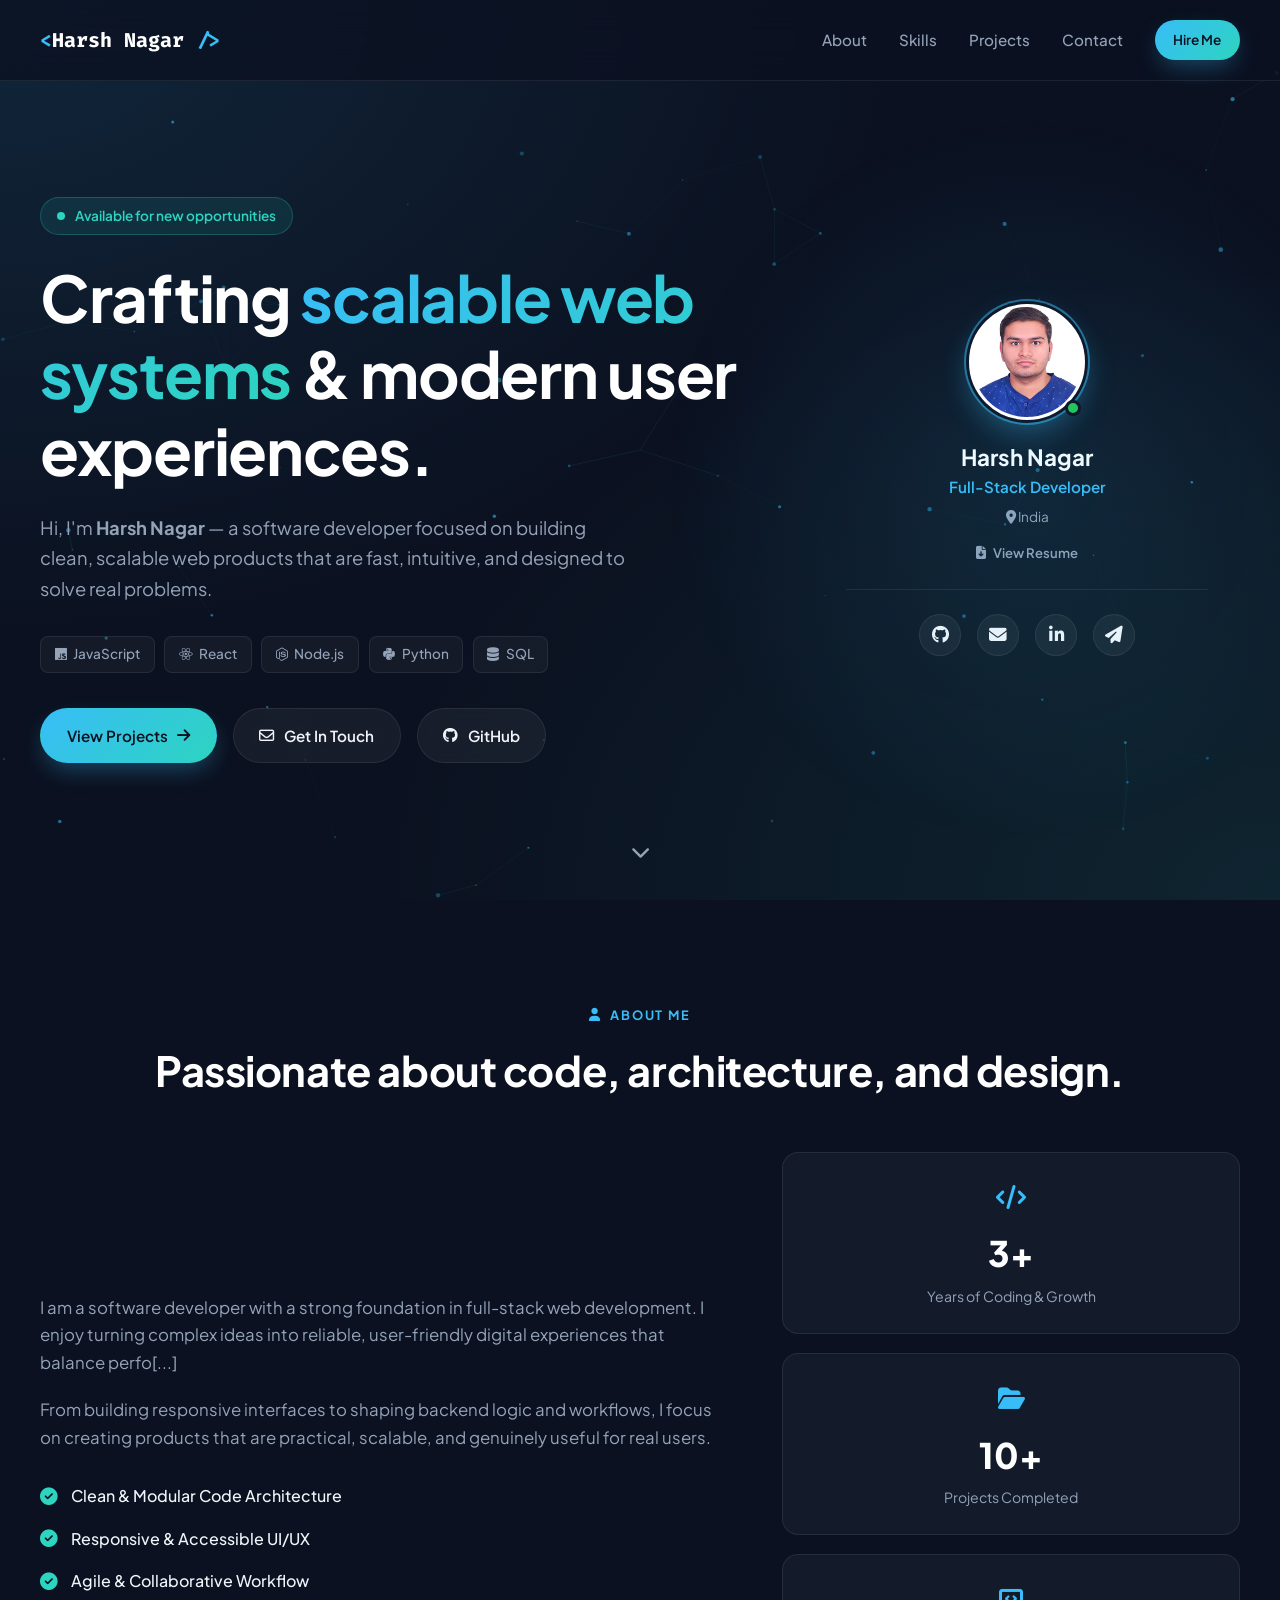
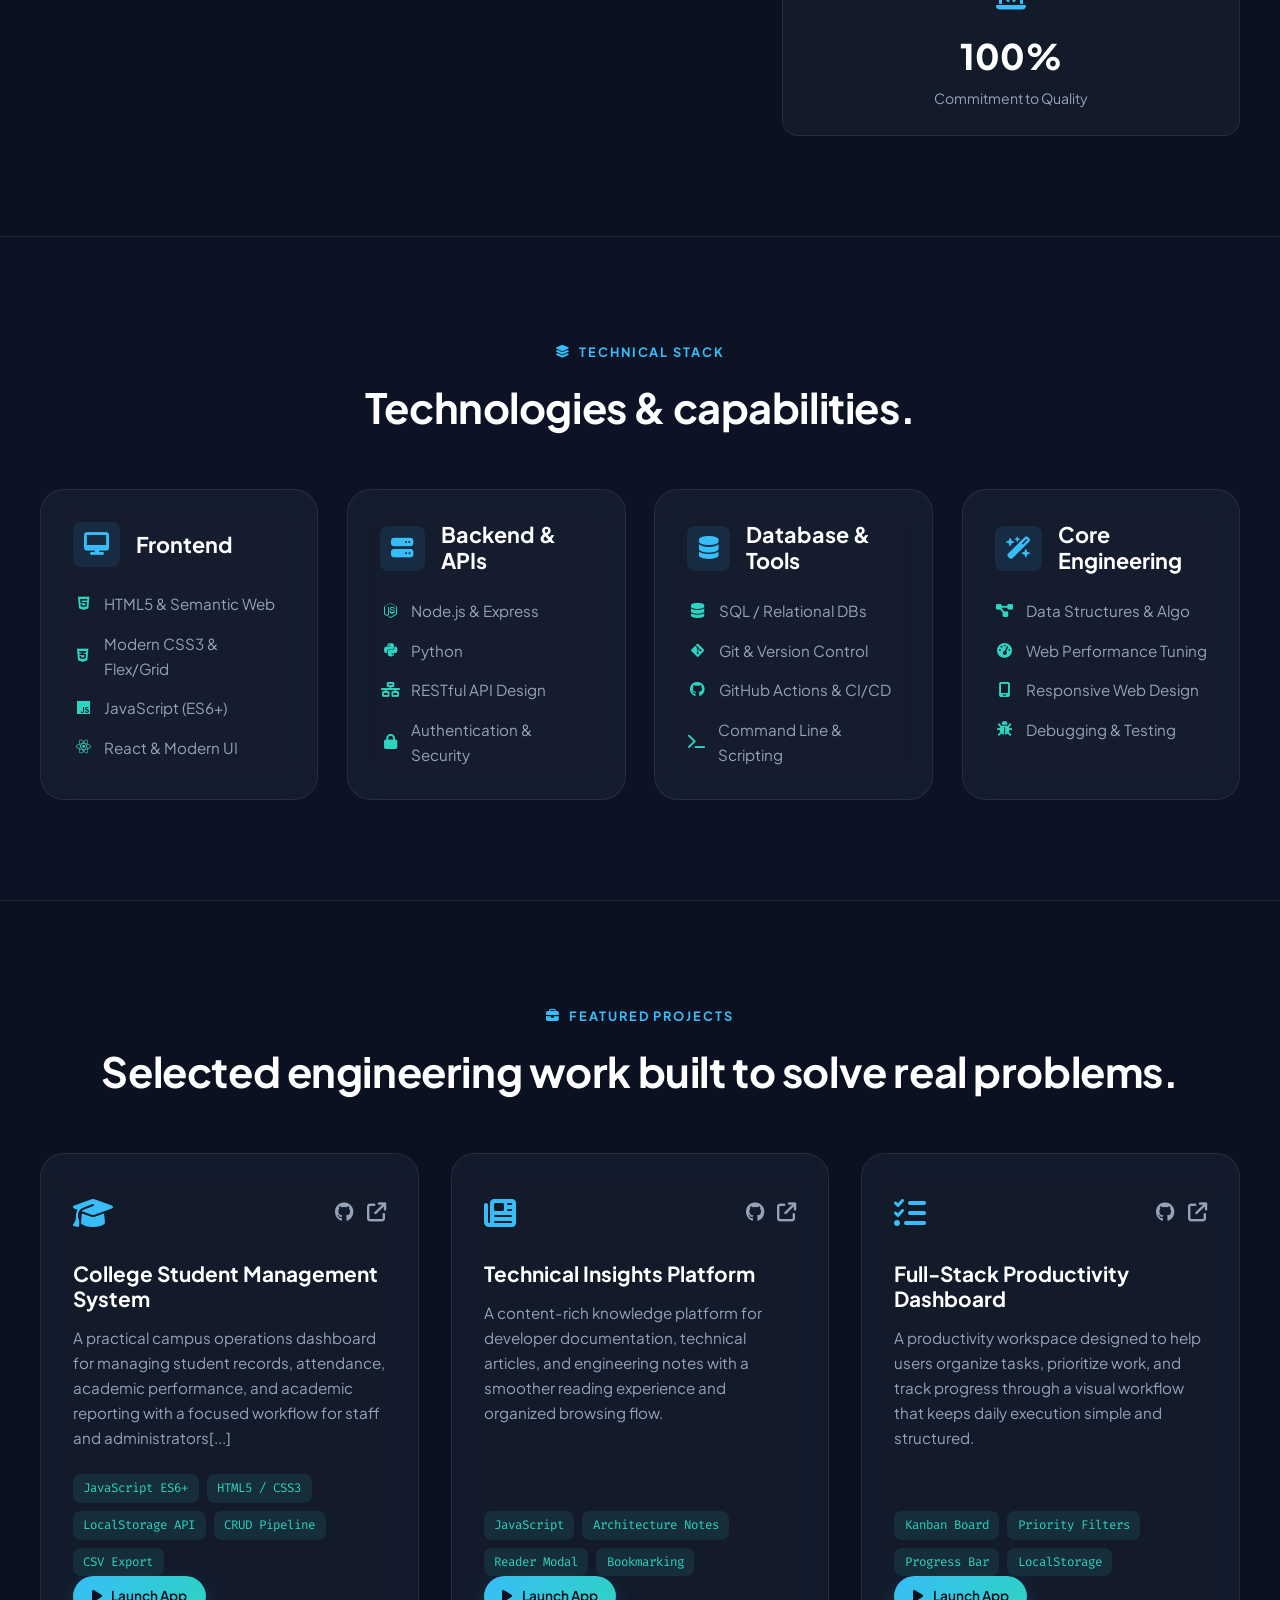
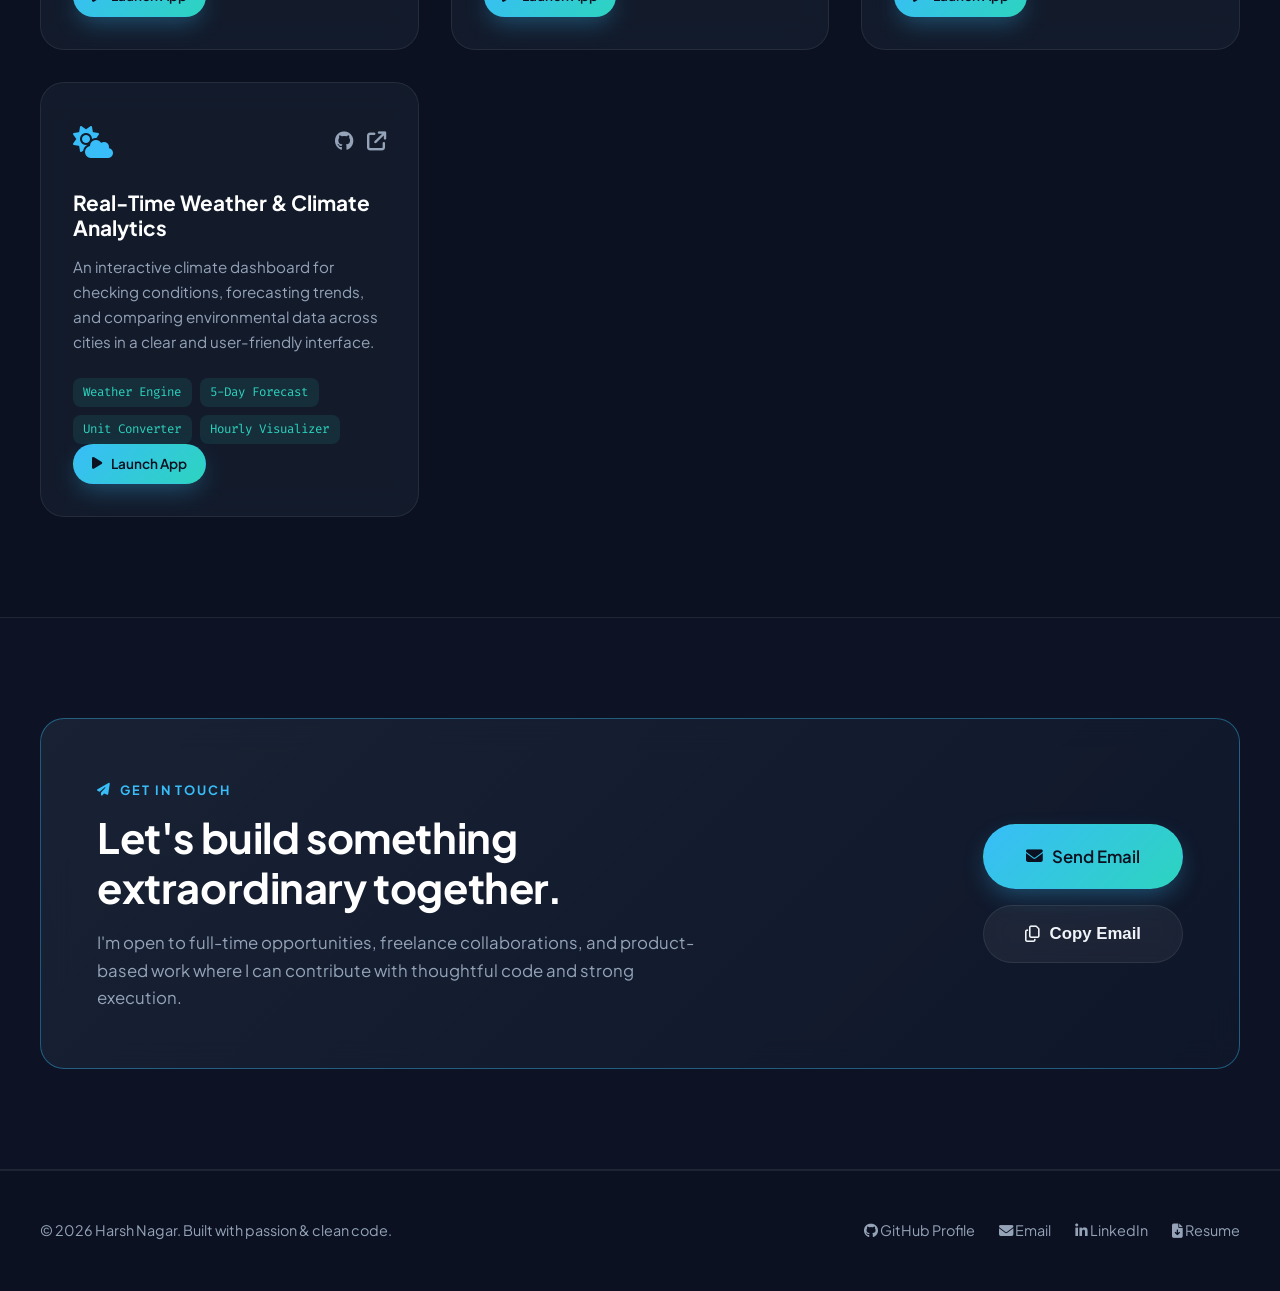
<file: index.html>
<!DOCTYPE html>
<html lang="en">
  <head>
    <meta charset="UTF-8" />
    <meta name="viewport" content="width=device-width, initial-scale=1.0" />
    <meta http-equiv="Content-Security-Policy" content="upgrade-insecure-requests">
    <meta name="description" content="Harsh Nagar - Full-Stack Developer & Software Engineer Portfolio" />
    <meta name="theme-color" content="#0b1120" />
    <meta property="og:type" content="website" />
    <meta property="og:url" content="https://harshnagar.me/" />
    <meta property="og:title" content="Harsh Nagar | Software Developer Portfolio" />
    <meta property="og:description" content="Full-stack developer building scalable web systems and modern user experiences." />
    <meta property="og:image" content="https://harshnagar.me/images/profile-photo.jpg" />
    <meta name="twitter:card" content="summary" />
    <link rel="canonical" href="https://harshnagar.me/" />
    <title>Harsh Nagar | Software Developer Portfolio</title>
    
    <!-- Google Fonts -->
    <link rel="preconnect" href="https://fonts.googleapis.com" />
    <link rel="preconnect" href="https://fonts.gstatic.com" crossorigin />
    <link
      href="https://fonts.googleapis.com/css2?family=Plus+Jakarta+Sans:wght@300;400;500;600;700;800&family=Fira+Code:wght@400;500&display=swap"
      rel="stylesheet"
    />

    <!-- Font Awesome Icons -->
    <link
      rel="stylesheet"
      href="https://cdnjs.cloudflare.com/ajax/libs/font-awesome/6.4.0/css/all.min.css"
    />
    
    <link rel="stylesheet" href="styles.css?v=c8a6412" />
  </head>
  <body>
    <a class="skip-link" href="#main-content">Skip to main content</a>
    <!-- Interactive Background Canvas -->
    <canvas id="particle-canvas" aria-hidden="true"></canvas>
    <div class="cursor-glow" id="cursor-glow" aria-hidden="true"></div>

    <!-- Navigation Header -->
    <header class="header">
      <nav class="nav container" aria-label="Main navigation">
        <a href="#top" class="logo">
          <span class="logo-accent">&lt;</span>Harsh Nagar<span class="logo-accent"> /&gt;</span>
        </a>

        <div class="nav-menu" id="nav-menu">
          <a href="#about" class="nav-link">About</a>
          <a href="#skills" class="nav-link">Skills</a>
          <a href="#projects" class="nav-link">Projects</a>
          <a href="#contact" class="nav-link">Contact</a>
          <a href="mailto:ngrharsh078@gmail.com" class="btn btn-sm btn-primary">Hire Me</a>
        </div>

        <button class="mobile-toggle" id="mobile-toggle" type="button" aria-label="Toggle navigation menu" aria-expanded="false" aria-controls="nav-menu">
          <i class="fa-solid fa-bars"></i>
        </button>
      </nav>
    </header>

    <main id="main-content">
      <!-- Hero Section -->
      <section class="hero" id="top">
        <div class="container hero-content">
          <div class="hero-copy">
            <div class="badge-status">
              <span class="pulse-dot"></span>
              <span>Available for new opportunities</span>
            </div>

            <h1 class="hero-title">
              Crafting <span class="gradient-text">scalable web systems</span> & modern user experiences.
            </h1>

            <p class="hero-text">
              Hi, I'm <strong>Harsh Nagar</strong> — a software developer focused on building clean, scalable web products that are fast, intuitive, and designed to solve real problems.
            </p>

            <div class="hero-tags">
              <span class="tech-tag"><i class="fa-brands fa-js"></i> JavaScript</span>
              <span class="tech-tag"><i class="fa-brands fa-react"></i> React</span>
              <span class="tech-tag"><i class="fa-brands fa-node-js"></i> Node.js</span>
              <span class="tech-tag"><i class="fa-brands fa-python"></i> Python</span>
              <span class="tech-tag"><i class="fa-solid fa-database"></i> SQL</span>
            </div>

            <div class="hero-actions">
              <a class="btn btn-primary" href="#projects">
                <span>View Projects</span> <i class="fa-solid fa-arrow-right"></i>
              </a>
              <a class="btn btn-secondary" href="#contact">
                <i class="fa-regular fa-envelope"></i> <span>Get In Touch</span>
              </a>
              <a class="btn btn-secondary" href="https://github.com/Harsh0675" target="_blank" rel="noopener">
                <i class="fa-brands fa-github"></i> <span>GitHub</span>
              </a>
            </div>
          </div>

          <div class="hero-card reveal">
            <div class="card-glow"></div>
            <div class="avatar-wrapper">
              <div class="avatar">
                <img src="images/profile-photo.jpg" alt="Harsh Nagar profile photo" width="400" height="400" fetchpriority="high" />
              </div>
              <span class="avatar-status" title="Online & Ready"></span>
            </div>
            
            <h3 class="profile-name">Harsh Nagar</h3>
            <p class="profile-title">Full-Stack Developer</p>
            <p class="profile-location"><i class="fa-solid fa-location-dot"></i> India</p>
            <a class="profile-resume-link" href="Harsh_Nagar_Resume.pdf" download>
              <i class="fa-solid fa-file-arrow-down"></i> View Resume
            </a>

            <div class="profile-divider"></div>

            <div class="social-links">
              <a href="https://github.com/Harsh0675" target="_blank" rel="noopener" aria-label="GitHub Profile">
                <i class="fa-brands fa-github"></i>
              </a>
              <a href="mailto:ngrharsh078@gmail.com" aria-label="Email Me">
                <i class="fa-solid fa-envelope"></i>
              </a>
              <a href="https://www.linkedin.com/in/harsh-nagar-61b18b2ab/" target="_blank" rel="noopener" aria-label="LinkedIn Profile">
                <i class="fa-brands fa-linkedin-in"></i>
              </a>
              <a href="#contact" aria-label="Contact Section">
                <i class="fa-solid fa-paper-plane"></i>
              </a>
            </div>
          </div>
        </div>

        <a href="#about" class="scroll-down" aria-label="Scroll to About Section">
          <i class="fa-solid fa-chevron-down"></i>
        </a>
      </section>

      <!-- About Section -->
      <section id="about" class="section">
        <div class="container reveal">
          <div class="section-heading text-center">
            <p class="eyebrow"><i class="fa-solid fa-user"></i> About Me</p>
            <h2>Passionate about code, architecture, and design.</h2>
          </div>

          <div class="about-grid">
            <div class="about-text">
              <p>
                I am a software developer with a strong foundation in full-stack web development. I enjoy turning complex ideas into reliable, user-friendly digital experiences that balance perfo[...]
              </p>
              <p>
                From building responsive interfaces to shaping backend logic and workflows, I focus on creating products that are practical, scalable, and genuinely useful for real users.
              </p>

              <div class="highlights">
                <div class="highlight-item">
                  <i class="fa-solid fa-check-circle"></i>
                  <span>Clean & Modular Code Architecture</span>
                </div>
                <div class="highlight-item">
                  <i class="fa-solid fa-check-circle"></i>
                  <span>Responsive & Accessible UI/UX</span>
                </div>
                <div class="highlight-item">
                  <i class="fa-solid fa-check-circle"></i>
                  <span>Agile & Collaborative Workflow</span>
                </div>
              </div>
            </div>

            <div class="stats-grid">
              <div class="stat-card">
                <div class="stat-icon"><i class="fa-solid fa-code"></i></div>
                <strong class="stat-number">3+</strong>
                <span class="stat-label">Years of Coding & Growth</span>
              </div>
              <div class="stat-card">
                <div class="stat-icon"><i class="fa-solid fa-folder-open"></i></div>
                <strong class="stat-number">10+</strong>
                <span class="stat-label">Projects Completed</span>
              </div>
              <div class="stat-card">
                <div class="stat-icon"><i class="fa-solid fa-laptop-code"></i></div>
                <strong class="stat-number">100%</strong>
                <span class="stat-label">Commitment to Quality</span>
              </div>
            </div>
          </div>
        </div>
      </section>

      <!-- Skills Section -->
      <section id="skills" class="section section-alt">
        <div class="container reveal">
          <div class="section-heading text-center">
            <p class="eyebrow"><i class="fa-solid fa-layer-group"></i> Technical Stack</p>
            <h2>Technologies & capabilities.</h2>
          </div>

          <div class="skills-grid">
            <div class="skill-category card">
              <div class="category-header">
                <i class="fa-solid fa-desktop category-icon"></i>
                <h3>Frontend</h3>
              </div>
              <ul class="skill-list">
                <li><i class="fa-brands fa-html5"></i> HTML5 & Semantic Web</li>
                <li><i class="fa-brands fa-css3-alt"></i> Modern CSS3 & Flex/Grid</li>
                <li><i class="fa-brands fa-js"></i> JavaScript (ES6+)</li>
                <li><i class="fa-brands fa-react"></i> React & Modern UI</li>
              </ul>
            </div>

            <div class="skill-category card">
              <div class="category-header">
                <i class="fa-solid fa-server category-icon"></i>
                <h3>Backend & APIs</h3>
              </div>
              <ul class="skill-list">
                <li><i class="fa-brands fa-node-js"></i> Node.js & Express</li>
                <li><i class="fa-brands fa-python"></i> Python</li>
                <li><i class="fa-solid fa-network-wired"></i> RESTful API Design</li>
                <li><i class="fa-solid fa-lock"></i> Authentication & Security</li>
              </ul>
            </div>

            <div class="skill-category card">
              <div class="category-header">
                <i class="fa-solid fa-database category-icon"></i>
                <h3>Database & Tools</h3>
              </div>
              <ul class="skill-list">
                <li><i class="fa-solid fa-database"></i> SQL / Relational DBs</li>
                <li><i class="fa-brands fa-git-alt"></i> Git & Version Control</li>
                <li><i class="fa-brands fa-github"></i> GitHub Actions & CI/CD</li>
                <li><i class="fa-solid fa-terminal"></i> Command Line & Scripting</li>
              </ul>
            </div>

            <div class="skill-category card">
              <div class="category-header">
                <i class="fa-solid fa-wand-magic-sparkles category-icon"></i>
                <h3>Core Engineering</h3>
              </div>
              <ul class="skill-list">
                <li><i class="fa-solid fa-diagram-project"></i> Data Structures & Algo</li>
                <li><i class="fa-solid fa-gauge-high"></i> Web Performance Tuning</li>
                <li><i class="fa-solid fa-mobile-screen"></i> Responsive Web Design</li>
                <li><i class="fa-solid fa-bug"></i> Debugging & Testing</li>
              </ul>
            </div>
          </div>
        </div>
      </section>

      <!-- Projects Section -->
      <section id="projects" class="section">
        <div class="container reveal">
          <div class="section-heading text-center">
            <p class="eyebrow"><i class="fa-solid fa-briefcase"></i> Featured Projects</p>
            <h2>Selected engineering work built to solve real problems.</h2>
          </div>

          <div class="projects-grid">
            <!-- Project 1: Student Management System -->
            <article class="project-card card clickable-card" data-demo="student-management-system/index.html" tabindex="0" role="link">
              <div class="project-header">
                <div class="project-folder">
                  <i class="fa-solid fa-graduation-cap"></i>
                </div>
                <div class="project-links">
                  <a href="https://github.com/Harsh0675" target="_blank" rel="noopener" aria-label="View GitHub Profile" onclick="event.stopPropagation()">
                    <i class="fa-brands fa-github"></i>
                  </a>
                  <a href="student-management-system/index.html" target="_blank" rel="noopener" aria-label="Live Demo App" onclick="event.stopPropagation()">
                    <i class="fa-solid fa-arrow-up-right-from-square"></i>
                  </a>
                </div>
              </div>

              <h3 class="project-title">College Student Management System</h3>
              <p class="project-description">
                A practical campus operations dashboard for managing student records, attendance, academic performance, and academic reporting with a focused workflow for staff and administrators[...]
              </p>

              <div class="project-tech">
                <span>JavaScript ES6+</span>
                <span>HTML5 / CSS3</span>
                <span>LocalStorage API</span>
                <span>CRUD Pipeline</span>
                <span>CSV Export</span>
              </div>

              <div class="card-action-bar">
                <a href="student-management-system/index.html" target="_blank" rel="noopener" class="btn btn-primary btn-sm" onclick="event.stopPropagation()">
                  <i class="fa-solid fa-play"></i> Launch App
                </a>
              </div>
            </article>

            <!-- Project 2: Technical Insights Platform -->
            <article class="project-card card clickable-card" data-demo="technical-insights-platform/index.html" tabindex="0" role="link">
              <div class="project-header">
                <div class="project-folder">
                  <i class="fa-solid fa-newspaper"></i>
                </div>
                <div class="project-links">
                  <a href="https://github.com/Harsh0675" target="_blank" rel="noopener" aria-label="View GitHub Profile" onclick="event.stopPropagation()">
                    <i class="fa-brands fa-github"></i>
                  </a>
                  <a href="technical-insights-platform/index.html" target="_blank" rel="noopener" aria-label="Live Demo App" onclick="event.stopPropagation()">
                    <i class="fa-solid fa-arrow-up-right-from-square"></i>
                  </a>
                </div>
              </div>

              <h3 class="project-title">Technical Insights Platform</h3>
              <p class="project-description">
                A content-rich knowledge platform for developer documentation, technical articles, and engineering notes with a smoother reading experience and organized browsing flow.
              </p>

              <div class="project-tech">
                <span>JavaScript</span>
                <span>Architecture Notes</span>
                <span>Reader Modal</span>
                <span>Bookmarking</span>
              </div>

              <div class="card-action-bar">
                <a href="technical-insights-platform/index.html" target="_blank" rel="noopener" class="btn btn-primary btn-sm" onclick="event.stopPropagation()">
                  <i class="fa-solid fa-play"></i> Launch App
                </a>
              </div>
            </article>

            <!-- Project 3: Full-Stack Productivity Dashboard -->
            <article class="project-card card clickable-card" data-demo="productivity-dashboard/index.html" tabindex="0" role="link">
              <div class="project-header">
                <div class="project-folder">
                  <i class="fa-solid fa-list-check"></i>
                </div>
                <div class="project-links">
                  <a href="https://github.com/Harsh0675" target="_blank" rel="noopener" aria-label="View GitHub Profile" onclick="event.stopPropagation()">
                    <i class="fa-brands fa-github"></i>
                  </a>
                  <a href="productivity-dashboard/index.html" target="_blank" rel="noopener" aria-label="Live Demo App" onclick="event.stopPropagation()">
                    <i class="fa-solid fa-arrow-up-right-from-square"></i>
                  </a>
                </div>
              </div>

              <h3 class="project-title">Full-Stack Productivity Dashboard</h3>
              <p class="project-description">
                A productivity workspace designed to help users organize tasks, prioritize work, and track progress through a visual workflow that keeps daily execution simple and structured.
              </p>

              <div class="project-tech">
                <span>Kanban Board</span>
                <span>Priority Filters</span>
                <span>Progress Bar</span>
                <span>LocalStorage</span>
              </div>

              <div class="card-action-bar">
                <a href="productivity-dashboard/index.html" target="_blank" rel="noopener" class="btn btn-primary btn-sm" onclick="event.stopPropagation()">
                  <i class="fa-solid fa-play"></i> Launch App
                </a>
              </div>
            </article>

            <!-- Project 4: Weather Analytics Dashboard -->
            <article class="project-card card clickable-card" data-demo="weather-analytics-dashboard/index.html" tabindex="0" role="link">
              <div class="project-header">
                <div class="project-folder">
                  <i class="fa-solid fa-cloud-sun"></i>
                </div>
                <div class="project-links">
                  <a href="https://github.com/Harsh0675" target="_blank" rel="noopener" aria-label="View GitHub Profile" onclick="event.stopPropagation()">
                    <i class="fa-brands fa-github"></i>
                  </a>
                  <a href="weather-analytics-dashboard/index.html" target="_blank" rel="noopener" aria-label="Live Demo App" onclick="event.stopPropagation()">
                    <i class="fa-solid fa-arrow-up-right-from-square"></i>
                  </a>
                </div>
              </div>

              <h3 class="project-title">Real-Time Weather &amp; Climate Analytics</h3>
              <p class="project-description">
                An interactive climate dashboard for checking conditions, forecasting trends, and comparing environmental data across cities in a clear and user-friendly interface.
              </p>

              <div class="project-tech">
                <span>Weather Engine</span>
                <span>5-Day Forecast</span>
                <span>Unit Converter</span>
                <span>Hourly Visualizer</span>
              </div>

              <div class="card-action-bar">
                <a href="weather-analytics-dashboard/index.html" target="_blank" rel="noopener" class="btn btn-primary btn-sm" onclick="event.stopPropagation()">
                  <i class="fa-solid fa-play"></i> Launch App
                </a>
              </div>
            </article>
          </div>
        </div>
      </section>

      <!-- Contact Section -->
      <section id="contact" class="section section-alt">
        <div class="container reveal">
          <div class="contact-box card">
            <div class="contact-content">
              <p class="eyebrow"><i class="fa-solid fa-paper-plane"></i> Get In Touch</p>
              <h2>Let's build something extraordinary together.</h2>
              <p class="contact-text">
                I'm open to full-time opportunities, freelance collaborations, and product-based work where I can contribute with thoughtful code and strong execution.
              </p>
            </div>

            <div class="contact-actions">
              <a class="btn btn-primary btn-lg" href="mailto:ngrharsh078@gmail.com">
                <i class="fa-solid fa-envelope"></i> Send Email
              </a>
              <button class="btn btn-secondary btn-lg" id="copy-email-btn">
                <i class="fa-regular fa-copy"></i> <span id="copy-text">Copy Email</span>
              </button>
            </div>
          </div>
        </div>
      </section>
    </main>

    <!-- Footer -->
    <footer class="footer">
      <div class="container footer-content">
        <p>© <span id="year"></span> Harsh Nagar. Built with passion & clean code.</p>
        <div class="footer-links">
          <a href="https://github.com/Harsh0675" target="_blank" rel="noopener"><i class="fa-brands fa-github"></i> GitHub Profile</a>
          <a href="mailto:ngrharsh078@gmail.com"><i class="fa-solid fa-envelope"></i> Email</a>
          <a href="https://www.linkedin.com/in/harsh-nagar-61b18b2ab/" target="_blank" rel="noopener"><i class="fa-brands fa-linkedin-in"></i> LinkedIn</a>
          <a href="Harsh_Nagar_Resume.pdf" download><i class="fa-solid fa-file-arrow-down"></i> Resume</a>
        </div>
      </div>
    </footer>

    <!-- Toast Notification -->
    <div class="toast" id="toast">Email copied to clipboard!</div>

    <script src="script.js"></script>
  </body>
</html>
</file>
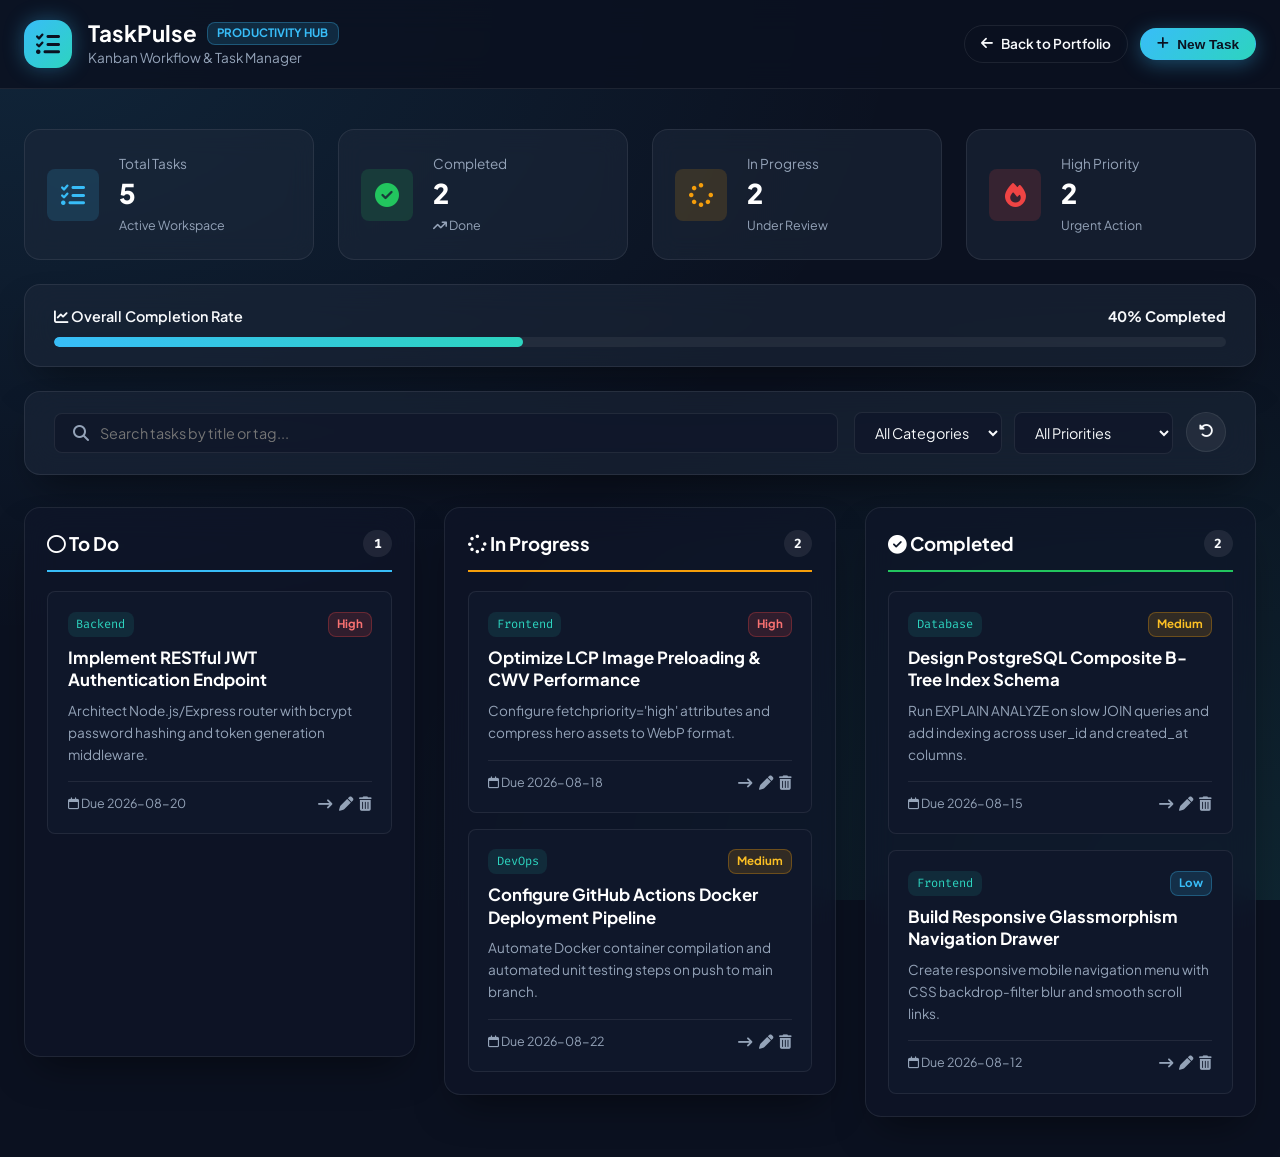
<file: productivity-dashboard/index.html>
<!DOCTYPE html>
<html lang="en">
  <head>
    <meta charset="UTF-8" />
    <meta name="viewport" content="width=device-width, initial-scale=1.0" />
    <title>TaskPulse | Productivity &amp; Workflow Dashboard</title>
    
    <!-- Google Fonts -->
    <link rel="preconnect" href="https://fonts.googleapis.com" />
    <link rel="preconnect" href="https://fonts.gstatic.com" crossorigin />
    <link
      href="https://fonts.googleapis.com/css2?family=Plus+Jakarta+Sans:wght@300;400;500;600;700;800&family=Fira+Code:wght@400;500;600&display=swap"
      rel="stylesheet"
    />

    <!-- Font Awesome Icons -->
    <link
      rel="stylesheet"
      href="https://cdnjs.cloudflare.com/ajax/libs/font-awesome/6.4.0/css/all.min.css"
    />

    <link rel="stylesheet" href="styles.css" />
  </head>
  <body>
    <!-- Top Navigation Header -->
    <header class="app-header">
      <div class="container header-container">
        <div class="brand">
          <div class="brand-icon"><i class="fa-solid fa-list-check"></i></div>
          <div>
            <h1 class="brand-title">TaskPulse <span class="badge-tag">Productivity Hub</span></h1>
            <p class="brand-subtitle">Kanban Workflow &amp; Task Manager</p>
          </div>
        </div>

        <div class="header-actions">
          <a href="../index.html" class="btn btn-outline btn-sm">
            <i class="fa-solid fa-arrow-left"></i> Back to Portfolio
          </a>
          <button class="btn btn-primary btn-sm" id="btn-add-task">
            <i class="fa-solid fa-plus"></i> New Task
          </button>
        </div>
      </div>
    </header>

    <!-- Main Content Container -->
    <main class="container main-content">
      
      <!-- Metrics & Progress Overview -->
      <div class="metrics-grid">
        <div class="metric-card">
          <div class="metric-icon icon-blue"><i class="fa-solid fa-tasks"></i></div>
          <div class="metric-data">
            <span class="metric-label">Total Tasks</span>
            <h3 class="metric-value" id="stat-total">0</h3>
            <span class="metric-sub">Active Workspace</span>
          </div>
        </div>

        <div class="metric-card">
          <div class="metric-icon icon-emerald"><i class="fa-solid fa-circle-check"></i></div>
          <div class="metric-data">
            <span class="metric-label">Completed</span>
            <h3 class="metric-value" id="stat-completed">0</h3>
            <span class="metric-sub text-success"><i class="fa-solid fa-arrow-trend-up"></i> Done</span>
          </div>
        </div>

        <div class="metric-card">
          <div class="metric-icon icon-amber"><i class="fa-solid fa-spinner"></i></div>
          <div class="metric-data">
            <span class="metric-label">In Progress</span>
            <h3 class="metric-value" id="stat-in-progress">0</h3>
            <span class="metric-sub">Under Review</span>
          </div>
        </div>

        <div class="metric-card">
          <div class="metric-icon icon-purple"><i class="fa-solid fa-fire"></i></div>
          <div class="metric-data">
            <span class="metric-label">High Priority</span>
            <h3 class="metric-value" id="stat-high-priority">0</h3>
            <span class="metric-sub text-danger">Urgent Action</span>
          </div>
        </div>
      </div>

      <!-- Completion Bar Card -->
      <div class="card progress-card">
        <div class="progress-info">
          <span><i class="fa-solid fa-chart-line"></i> Overall Completion Rate</span>
          <strong id="progress-pct-text">0%</strong>
        </div>
        <div class="progress-track">
          <div class="progress-fill" id="progress-fill-bar" style="width: 0%;"></div>
        </div>
      </div>

      <!-- Filter Controls & View Toggle -->
      <div class="card filter-card">
        <div class="filter-flex">
          <div class="search-input-wrapper">
            <i class="fa-solid fa-magnifying-glass search-icon"></i>
            <input
              type="text"
              id="search-input"
              placeholder="Search tasks by title or tag..."
              class="form-control search-input"
            />
          </div>

          <div class="filter-controls">
            <select id="filter-category" class="form-control">
              <option value="">All Categories</option>
              <option value="Frontend">Frontend</option>
              <option value="Backend">Backend</option>
              <option value="Database">Database</option>
              <option value="DevOps">DevOps</option>
            </select>

            <select id="filter-priority" class="form-control">
              <option value="">All Priorities</option>
              <option value="High">High Priority</option>
              <option value="Medium">Medium Priority</option>
              <option value="Low">Low Priority</option>
            </select>

            <button class="btn btn-secondary btn-icon" id="reset-filters-btn" title="Reset Filters">
              <i class="fa-solid fa-rotate-left"></i>
            </button>
          </div>
        </div>
      </div>

      <!-- Kanban Columns View -->
      <div class="kanban-grid" id="kanban-view">
        <!-- Column 1: To Do -->
        <div class="kanban-col card">
          <div class="col-header col-todo">
            <h3><i class="fa-regular fa-circle"></i> To Do</h3>
            <span class="col-count" id="count-todo">0</span>
          </div>
          <div class="col-tasks" id="col-todo-list">
            <!-- Dynamically populated -->
          </div>
        </div>

        <!-- Column 2: In Progress -->
        <div class="kanban-col card">
          <div class="col-header col-progress">
            <h3><i class="fa-solid fa-spinner"></i> In Progress</h3>
            <span class="col-count" id="count-progress">0</span>
          </div>
          <div class="col-tasks" id="col-progress-list">
            <!-- Dynamically populated -->
          </div>
        </div>

        <!-- Column 3: Completed -->
        <div class="kanban-col card">
          <div class="col-header col-done">
            <h3><i class="fa-solid fa-circle-check"></i> Completed</h3>
            <span class="col-count" id="count-done">0</span>
          </div>
          <div class="col-tasks" id="col-done-list">
            <!-- Dynamically populated -->
          </div>
        </div>
      </div>
    </main>

    <!-- MODAL: ADD / EDIT TASK MODAL -->
    <div class="modal-overlay" id="task-modal">
      <div class="modal-card">
        <button class="modal-close" id="modal-close-btn">&times;</button>
        <div class="modal-header">
          <div class="modal-header-icon"><i class="fa-solid fa-tasks"></i></div>
          <div>
            <h3 id="modal-title">Create New Task</h3>
            <p class="text-muted small">Enter task details and assignment properties</p>
          </div>
        </div>

        <form id="task-form" class="task-form">
          <input type="hidden" id="task-id" />

          <div class="form-group">
            <label for="input-title">Task Title *</label>
            <input type="text" id="input-title" required placeholder="e.g. Implement JWT Authentication Endpoint" class="form-control" />
          </div>

          <div class="form-row">
            <div class="form-group">
              <label for="input-category">Category *</label>
              <select id="input-category" required class="form-control">
                <option value="Frontend">Frontend</option>
                <option value="Backend">Backend</option>
                <option value="Database">Database</option>
                <option value="DevOps">DevOps</option>
              </select>
            </div>

            <div class="form-group">
              <label for="input-priority">Priority *</label>
              <select id="input-priority" required class="form-control">
                <option value="High">High Priority</option>
                <option value="Medium">Medium Priority</option>
                <option value="Low">Low Priority</option>
              </select>
            </div>
          </div>

          <div class="form-row">
            <div class="form-group">
              <label for="input-status">Initial Status *</label>
              <select id="input-status" required class="form-control">
                <option value="todo">To Do</option>
                <option value="progress">In Progress</option>
                <option value="done">Completed</option>
              </select>
            </div>

            <div class="form-group">
              <label for="input-duedate">Due Date *</label>
              <input type="date" id="input-duedate" required class="form-control" />
            </div>
          </div>

          <div class="form-group">
            <label for="input-desc">Task Description *</label>
            <textarea id="input-desc" required rows="3" placeholder="Enter task specifications and requirements..." class="form-control"></textarea>
          </div>

          <div class="modal-footer">
            <button type="button" class="btn btn-secondary" id="modal-cancel-btn">Cancel</button>
            <button type="submit" class="btn btn-primary" id="modal-submit-btn">Save Task</button>
          </div>
        </form>
      </div>
    </div>

    <!-- Toast Notification -->
    <div class="toast" id="toast">Task saved successfully!</div>

    <script src="script.js"></script>
  </body>
</html>
</file>
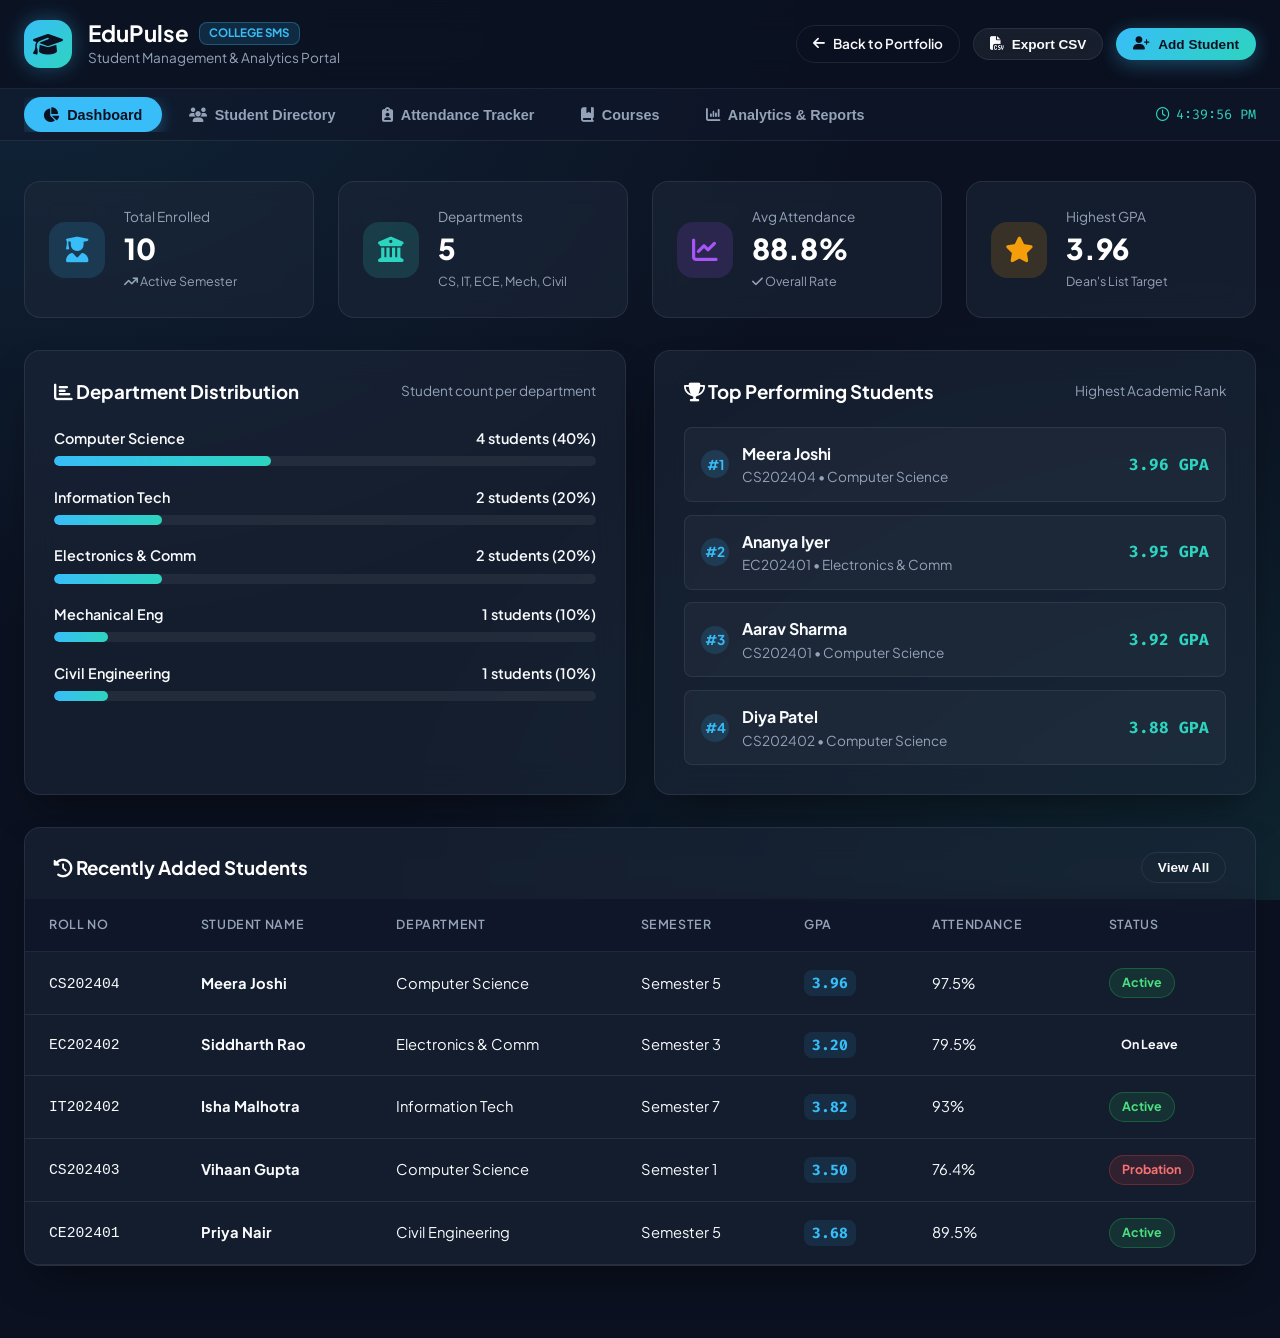
<file: student-management-system/index.html>
<!DOCTYPE html>
<html lang="en">
  <head>
    <meta charset="UTF-8" />
    <meta name="viewport" content="width=device-width, initial-scale=1.0" />
    <title>EduPulse | College Student Management System</title>
    
    <!-- Google Fonts -->
    <link rel="preconnect" href="https://fonts.googleapis.com" />
    <link rel="preconnect" href="https://fonts.gstatic.com" crossorigin />
    <link
      href="https://fonts.googleapis.com/css2?family=Plus+Jakarta+Sans:wght@300;400;500;600;700;800&family=Fira+Code:wght@400;500;600&display=swap"
      rel="stylesheet"
    />

    <!-- Font Awesome Icons -->
    <link
      rel="stylesheet"
      href="https://cdnjs.cloudflare.com/ajax/libs/font-awesome/6.4.0/css/all.min.css"
    />

    <link rel="stylesheet" href="styles.css" />
  </head>
  <body>
    <!-- Top Navigation Header -->
    <header class="app-header">
      <div class="container header-container">
        <div class="brand">
          <div class="brand-icon"><i class="fa-solid fa-graduation-cap"></i></div>
          <div>
            <h1 class="brand-title">EduPulse <span class="badge-tag">College SMS</span></h1>
            <p class="brand-subtitle">Student Management &amp; Analytics Portal</p>
          </div>
        </div>

        <div class="header-actions">
          <a href="../index.html" class="btn btn-outline btn-sm">
            <i class="fa-solid fa-arrow-left"></i> Back to Portfolio
          </a>
          <button class="btn btn-secondary btn-sm" id="export-csv-btn">
            <i class="fa-solid fa-file-csv"></i> Export CSV
          </button>
          <button class="btn btn-primary btn-sm" id="btn-add-student">
            <i class="fa-solid fa-user-plus"></i> Add Student
          </button>
        </div>
      </div>
    </header>

    <!-- Navigation Tabs Bar -->
    <nav class="nav-tabs-bar">
      <div class="container tabs-container">
        <div class="tabs">
          <button class="tab-btn active" data-tab="dashboard">
            <i class="fa-solid fa-chart-pie"></i> Dashboard
          </button>
          <button class="tab-btn" data-tab="students">
            <i class="fa-solid fa-users"></i> Student Directory
          </button>
          <button class="tab-btn" data-tab="attendance">
            <i class="fa-solid fa-clipboard-user"></i> Attendance Tracker
          </button>
          <button class="tab-btn" data-tab="courses">
            <i class="fa-solid fa-book-bookmark"></i> Courses
          </button>
          <button class="tab-btn" data-tab="analytics">
            <i class="fa-solid fa-chart-column"></i> Analytics &amp; Reports
          </button>
        </div>

        <div class="system-time" id="live-time">
          <i class="fa-regular fa-clock"></i> <span>--:--:--</span>
        </div>
      </div>
    </nav>

    <!-- Main Content Container -->
    <main class="container main-content">
      
      <!-- TAB 1: DASHBOARD OVERVIEW -->
      <section class="tab-content active" id="tab-dashboard">
        <!-- Stat Cards Grid -->
        <div class="metrics-grid">
          <div class="metric-card">
            <div class="metric-icon icon-blue"><i class="fa-solid fa-user-graduate"></i></div>
            <div class="metric-data">
              <span class="metric-label">Total Enrolled</span>
              <h3 class="metric-value" id="stat-total-students">0</h3>
              <span class="metric-sub text-success"><i class="fa-solid fa-arrow-trend-up"></i> Active Semester</span>
            </div>
          </div>

          <div class="metric-card">
            <div class="metric-icon icon-emerald"><i class="fa-solid fa-building-columns"></i></div>
            <div class="metric-data">
              <span class="metric-label">Departments</span>
              <h3 class="metric-value" id="stat-total-depts">5</h3>
              <span class="metric-sub">CS, IT, ECE, Mech, Civil</span>
            </div>
          </div>

          <div class="metric-card">
            <div class="metric-icon icon-purple"><i class="fa-solid fa-chart-line"></i></div>
            <div class="metric-data">
              <span class="metric-label">Avg Attendance</span>
              <h3 class="metric-value" id="stat-avg-attendance">0%</h3>
              <span class="metric-sub text-success"><i class="fa-solid fa-check"></i> Overall Rate</span>
            </div>
          </div>

          <div class="metric-card">
            <div class="metric-icon icon-amber"><i class="fa-solid fa-star"></i></div>
            <div class="metric-data">
              <span class="metric-label">Highest GPA</span>
              <h3 class="metric-value" id="stat-highest-gpa">0.0</h3>
              <span class="metric-sub">Dean's List Target</span>
            </div>
          </div>
        </div>

        <!-- Dashboard Charts & Breakdown Grid -->
        <div class="dashboard-grid">
          <div class="card chart-box">
            <div class="card-header">
              <h3><i class="fa-solid fa-chart-bar"></i> Department Distribution</h3>
              <span class="text-muted small">Student count per department</span>
            </div>
            <div class="department-bars" id="department-bars">
              <!-- Dynamically populated bars -->
            </div>
          </div>

          <div class="card chart-box">
            <div class="card-header">
              <h3><i class="fa-solid fa-trophy"></i> Top Performing Students</h3>
              <span class="text-muted small">Highest Academic Rank</span>
            </div>
            <div class="leaderboard-list" id="dashboard-leaderboard">
              <!-- Dynamically populated leaderboard -->
            </div>
          </div>
        </div>

        <!-- Recent Registrations Table -->
        <div class="card table-card">
          <div class="card-header">
            <h3><i class="fa-solid fa-clock-rotate-left"></i> Recently Added Students</h3>
            <button class="btn btn-sm btn-outline" id="view-all-students-btn">View All</button>
          </div>
          <div class="table-responsive">
            <table class="data-table">
              <thead>
                <tr>
                  <th>Roll No</th>
                  <th>Student Name</th>
                  <th>Department</th>
                  <th>Semester</th>
                  <th>GPA</th>
                  <th>Attendance</th>
                  <th>Status</th>
                </tr>
              </thead>
              <tbody id="recent-students-tbody">
                <!-- Dynamically populated -->
              </tbody>
            </table>
          </div>
        </div>
      </section>

      <!-- TAB 2: STUDENT DIRECTORY & CRUD -->
      <section class="tab-content" id="tab-students">
        <div class="card filter-card">
          <div class="search-filter-grid">
            <div class="search-input-wrapper">
              <i class="fa-solid fa-magnifying-glass search-icon"></i>
              <input
                type="text"
                id="search-input"
                placeholder="Search by Name, Roll No, or Email..."
                class="form-control search-input"
              />
            </div>

            <div class="filter-group">
              <select id="filter-dept" class="form-control">
                <option value="">All Departments</option>
                <option value="Computer Science">Computer Science</option>
                <option value="Information Tech">Information Tech</option>
                <option value="Electronics & Comm">Electronics &amp; Comm</option>
                <option value="Mechanical Eng">Mechanical Eng</option>
                <option value="Civil Engineering">Civil Engineering</option>
              </select>

              <select id="filter-sem" class="form-control">
                <option value="">All Semesters</option>
                <option value="Semester 1">Semester 1</option>
                <option value="Semester 3">Semester 3</option>
                <option value="Semester 5">Semester 5</option>
                <option value="Semester 7">Semester 7</option>
              </select>

              <select id="filter-status" class="form-control">
                <option value="">All Statuses</option>
                <option value="Active">Active</option>
                <option value="On Leave">On Leave</option>
                <option value="Probation">Probation</option>
              </select>

              <button class="btn btn-secondary btn-icon" id="reset-filters-btn" title="Reset Filters">
                <i class="fa-solid fa-rotate-left"></i>
              </button>
            </div>
          </div>
        </div>

        <div class="card table-card">
          <div class="card-header table-header-flex">
            <div>
              <h3><i class="fa-solid fa-users"></i> Student Directory</h3>
              <p class="text-muted small" id="table-count-label">Showing 0 students</p>
            </div>

            <div class="table-actions">
              <button class="btn btn-sm btn-outline" id="btn-reset-data">
                <i class="fa-solid fa-arrow-rotate-right"></i> Reset Demo Data
              </button>
              <button class="btn btn-sm btn-primary" id="btn-add-student-alt">
                <i class="fa-solid fa-plus"></i> Add Student
              </button>
            </div>
          </div>

          <div class="table-responsive">
            <table class="data-table" id="main-students-table">
              <thead>
                <tr>
                  <th>Roll No</th>
                  <th>Student Name</th>
                  <th>Department</th>
                  <th>Semester</th>
                  <th>Contact Email</th>
                  <th>GPA</th>
                  <th>Attendance</th>
                  <th>Status</th>
                  <th class="text-center">Actions</th>
                </tr>
              </thead>
              <tbody id="students-tbody">
                <!-- Dynamically populated -->
              </tbody>
            </table>
          </div>
        </div>
      </section>

      <!-- TAB 3: ATTENDANCE TRACKER -->
      <section class="tab-content" id="tab-attendance">
        <div class="card filter-card">
          <div class="attendance-controls">
            <div class="control-group">
              <label for="att-date"><i class="fa-regular fa-calendar"></i> Attendance Date</label>
              <input type="date" id="att-date" class="form-control" />
            </div>

            <div class="control-group">
              <label for="att-dept"><i class="fa-solid fa-building-columns"></i> Select Department</label>
              <select id="att-dept" class="form-control">
                <option value="Computer Science">Computer Science</option>
                <option value="Information Tech">Information Tech</option>
                <option value="Electronics & Comm">Electronics &amp; Comm</option>
                <option value="Mechanical Eng">Mechanical Eng</option>
                <option value="Civil Engineering">Civil Engineering</option>
              </select>
            </div>

            <div class="control-actions">
              <button class="btn btn-secondary" id="btn-mark-all-present">
                <i class="fa-solid fa-check-double"></i> Mark All Present
              </button>
              <button class="btn btn-primary" id="btn-save-attendance">
                <i class="fa-solid fa-floppy-disk"></i> Save Attendance
              </button>
            </div>
          </div>
        </div>

        <div class="card table-card">
          <div class="card-header">
            <h3><i class="fa-solid fa-clipboard-user"></i> Class Attendance Sheet</h3>
            <span class="text-muted small" id="att-dept-label">Computer Science Department</span>
          </div>

          <div class="table-responsive">
            <table class="data-table">
              <thead>
                <tr>
                  <th>Roll No</th>
                  <th>Student Name</th>
                  <th>Current Attendance</th>
                  <th class="text-center">Status for Today</th>
                </tr>
              </thead>
              <tbody id="attendance-tbody">
                <!-- Dynamically populated -->
              </tbody>
            </table>
          </div>
        </div>
      </section>

      <!-- TAB 4: COURSES -->
      <section class="tab-content" id="tab-courses">
        <div class="section-title">
          <h2><i class="fa-solid fa-book-bookmark"></i> Offered College Courses</h2>
          <p class="text-muted">Available academic curriculum and student enrollment numbers.</p>
        </div>

        <div class="courses-grid" id="courses-grid">
          <!-- Dynamically populated courses -->
        </div>
      </section>

      <!-- TAB 5: ANALYTICS & REPORTS -->
      <section class="tab-content" id="tab-analytics">
        <div class="section-title">
          <h2><i class="fa-solid fa-chart-column"></i> Academic Performance Analytics</h2>
          <p class="text-muted">Grade distribution breakdowns and Dean's List standing.</p>
        </div>

        <div class="dashboard-grid">
          <div class="card chart-box">
            <div class="card-header">
              <h3><i class="fa-solid fa-chart-pie"></i> GPA Band Distribution</h3>
            </div>
            <div class="gpa-bands" id="gpa-bands-container">
              <!-- Dynamically populated bands -->
            </div>
          </div>

          <div class="card chart-box">
            <div class="card-header">
              <h3><i class="fa-solid fa-award"></i> Honor Roll &amp; Dean's List</h3>
            </div>
            <div class="leaderboard-list" id="deans-list-container">
              <!-- Dynamically populated -->
            </div>
          </div>
        </div>
      </section>
    </main>

    <!-- MODAL 1: ADD / EDIT STUDENT MODAL -->
    <div class="modal-overlay" id="student-modal">
      <div class="modal-card">
        <button class="modal-close" id="modal-close-btn">&times;</button>
        <div class="modal-header">
          <div class="modal-header-icon"><i class="fa-solid fa-user-plus"></i></div>
          <div>
            <h3 id="modal-title">Add New Student</h3>
            <p class="text-muted small">Enter complete academic details below</p>
          </div>
        </div>

        <form id="student-form" class="student-form">
          <input type="hidden" id="student-id" />

          <div class="form-row">
            <div class="form-group">
              <label for="input-roll">Roll Number *</label>
              <input type="text" id="input-roll" required placeholder="e.g. CS202401" class="form-control" />
            </div>
            <div class="form-group">
              <label for="input-name">Full Name *</label>
              <input type="text" id="input-name" required placeholder="e.g. Aarav Sharma" class="form-control" />
            </div>
          </div>

          <div class="form-row">
            <div class="form-group">
              <label for="input-dept">Department *</label>
              <select id="input-dept" required class="form-control">
                <option value="Computer Science">Computer Science</option>
                <option value="Information Tech">Information Tech</option>
                <option value="Electronics & Comm">Electronics &amp; Comm</option>
                <option value="Mechanical Eng">Mechanical Eng</option>
                <option value="Civil Engineering">Civil Engineering</option>
              </select>
            </div>
            <div class="form-group">
              <label for="input-sem">Semester *</label>
              <select id="input-sem" required class="form-control">
                <option value="Semester 1">Semester 1</option>
                <option value="Semester 2">Semester 2</option>
                <option value="Semester 3">Semester 3</option>
                <option value="Semester 4">Semester 4</option>
                <option value="Semester 5">Semester 5</option>
                <option value="Semester 6">Semester 6</option>
                <option value="Semester 7">Semester 7</option>
                <option value="Semester 8">Semester 8</option>
              </select>
            </div>
          </div>

          <div class="form-row">
            <div class="form-group">
              <label for="input-email">Email Address *</label>
              <input type="email" id="input-email" required placeholder="aarav@college.edu" class="form-control" />
            </div>
            <div class="form-group">
              <label for="input-status">Academic Status</label>
              <select id="input-status" class="form-control">
                <option value="Active">Active</option>
                <option value="On Leave">On Leave</option>
                <option value="Probation">Probation</option>
              </select>
            </div>
          </div>

          <div class="form-row">
            <div class="form-group">
              <label for="input-gpa">GPA (0.00 - 4.00) *</label>
              <input type="number" step="0.01" min="0" max="4" id="input-gpa" required placeholder="3.85" class="form-control" />
            </div>
            <div class="form-group">
              <label for="input-attendance">Attendance % *</label>
              <input type="number" step="0.1" min="0" max="100" id="input-attendance" required placeholder="92.5" class="form-control" />
            </div>
          </div>

          <div class="modal-footer">
            <button type="button" class="btn btn-secondary" id="modal-cancel-btn">Cancel</button>
            <button type="submit" class="btn btn-primary" id="modal-submit-btn">Save Student</button>
          </div>
        </form>
      </div>
    </div>

    <!-- MODAL 2: STUDENT PROFILE & TRANSCRIPT MODAL -->
    <div class="modal-overlay" id="profile-modal">
      <div class="modal-card modal-lg">
        <button class="modal-close" id="profile-close-btn">&times;</button>
        
        <div class="transcript-header" id="transcript-header">
          <!-- Dynamically populated profile header -->
        </div>

        <div class="transcript-body" id="transcript-body">
          <!-- Dynamically populated report card -->
        </div>

        <div class="modal-footer">
          <button class="btn btn-secondary" id="btn-print-transcript">
            <i class="fa-solid fa-print"></i> Print Marksheet
          </button>
          <button class="btn btn-primary" id="profile-done-btn">Done</button>
        </div>
      </div>
    </div>

    <!-- Toast Notification -->
    <div class="toast" id="toast">Operation successful!</div>

    <script src="script.js"></script>
  </body>
</html>
</file>
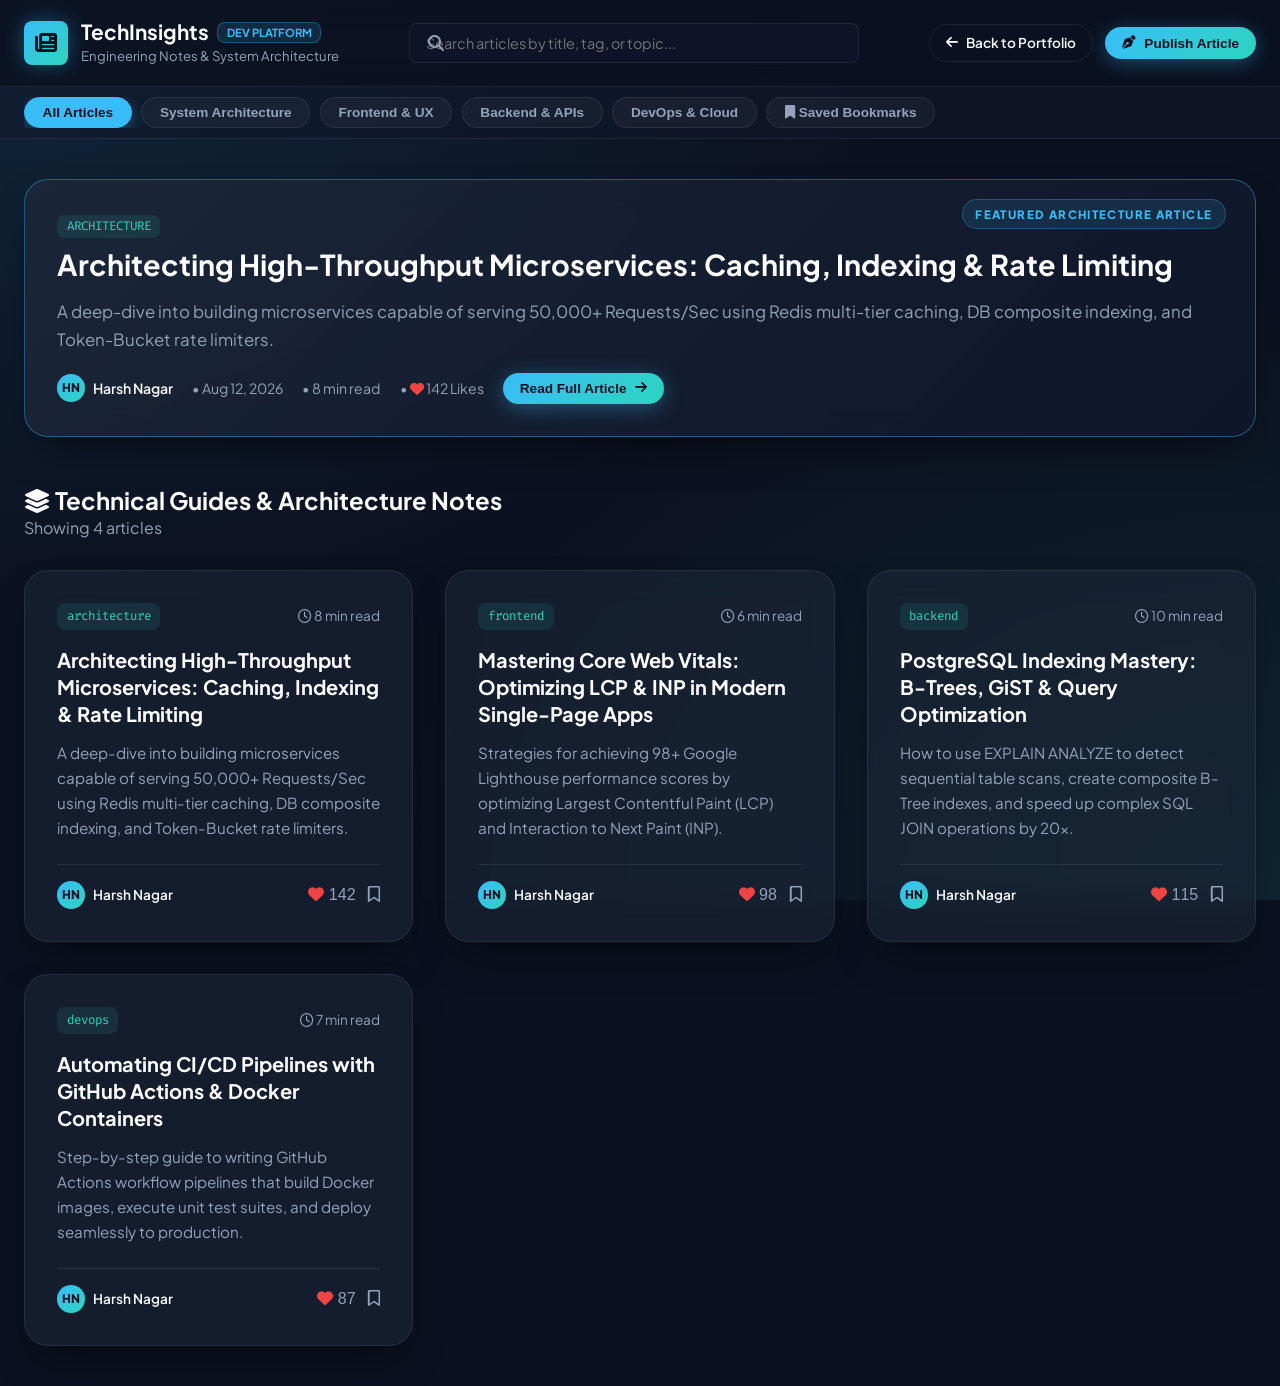
<file: technical-insights-platform/index.html>
<!DOCTYPE html>
<html lang="en">
  <head>
    <meta charset="UTF-8" />
    <meta name="viewport" content="width=device-width, initial-scale=1.0" />
    <title>TechInsights | Software Engineering & Architecture Platform</title>
    
    <!-- Google Fonts -->
    <link rel="preconnect" href="https://fonts.googleapis.com" />
    <link rel="preconnect" href="https://fonts.gstatic.com" crossorigin />
    <link
      href="https://fonts.googleapis.com/css2?family=Plus+Jakarta+Sans:wght@300;400;500;600;700;800&family=Fira+Code:wght@400;500;600&display=swap"
      rel="stylesheet"
    />

    <!-- Font Awesome Icons -->
    <link
      rel="stylesheet"
      href="https://cdnjs.cloudflare.com/ajax/libs/font-awesome/6.4.0/css/all.min.css"
    />

    <link rel="stylesheet" href="styles.css" />
  </head>
  <body>
    <!-- Top Navigation Header -->
    <header class="app-header">
      <div class="container header-container">
        <div class="brand">
          <div class="brand-icon"><i class="fa-solid fa-newspaper"></i></div>
          <div>
            <h1 class="brand-title">TechInsights <span class="badge-tag">Dev Platform</span></h1>
            <p class="brand-subtitle">Engineering Notes &amp; System Architecture</p>
          </div>
        </div>

        <div class="search-input-wrapper">
          <i class="fa-solid fa-magnifying-glass search-icon"></i>
          <input
            type="text"
            id="search-input"
            placeholder="Search articles by title, tag, or topic..."
            class="form-control search-input"
          />
        </div>

        <div class="header-actions">
          <a href="../index.html" class="btn btn-outline btn-sm">
            <i class="fa-solid fa-arrow-left"></i> Back to Portfolio
          </a>
          <button class="btn btn-primary btn-sm" id="btn-publish-article">
            <i class="fa-solid fa-pen-nib"></i> Publish Article
          </button>
        </div>
      </div>
    </header>

    <!-- Navigation Bar & Topic Pills -->
    <nav class="nav-tabs-bar">
      <div class="container tabs-container">
        <div class="topic-filters" id="topic-filters">
          <button class="filter-pill active" data-topic="all">All Articles</button>
          <button class="filter-pill" data-topic="architecture">System Architecture</button>
          <button class="filter-pill" data-topic="frontend">Frontend &amp; UX</button>
          <button class="filter-pill" data-topic="backend">Backend &amp; APIs</button>
          <button class="filter-pill" data-topic="devops">DevOps &amp; Cloud</button>
          <button class="filter-pill" data-topic="bookmarks"><i class="fa-solid fa-bookmark"></i> Saved Bookmarks</button>
        </div>
      </div>
    </nav>

    <!-- Main Content Container -->
    <main class="container main-content">
      
      <!-- Flagship Featured Article Banner -->
      <section class="featured-banner card" id="featured-banner">
        <!-- Dynamically rendered featured article -->
      </section>

      <!-- Articles Section Header -->
      <div class="section-header">
        <div>
          <h2><i class="fa-solid fa-layer-group"></i> Technical Guides &amp; Architecture Notes</h2>
          <p class="text-muted" id="article-count-label">Showing all articles</p>
        </div>
      </div>

      <!-- Articles Grid -->
      <div class="articles-grid" id="articles-grid">
        <!-- Dynamically populated articles -->
      </div>
    </main>

    <!-- MODAL 1: FULL ARTICLE READER MODAL -->
    <div class="modal-overlay" id="reader-modal">
      <div class="modal-card modal-lg">
        <button class="modal-close" id="reader-close-btn">&times;</button>
        
        <div class="reader-header" id="reader-header">
          <!-- Dynamically populated article header -->
        </div>

        <div class="reader-body" id="reader-body">
          <!-- Dynamically populated article content -->
        </div>

        <div class="modal-footer reader-footer">
          <div class="reader-actions">
            <button class="btn btn-secondary btn-sm" id="btn-like-article">
              <i class="fa-solid fa-heart text-danger"></i> <span id="like-count">0</span> Likes
            </button>
            <button class="btn btn-secondary btn-sm" id="btn-bookmark-modal">
              <i class="fa-regular fa-bookmark"></i> <span id="bookmark-text">Bookmark</span>
            </button>
          </div>
          <button class="btn btn-primary btn-sm" id="reader-done-btn">Close Article</button>
        </div>
      </div>
    </div>

    <!-- MODAL 2: PUBLISH NEW ARTICLE MODAL -->
    <div class="modal-overlay" id="publish-modal">
      <div class="modal-card">
        <button class="modal-close" id="publish-close-btn">&times;</button>
        <div class="modal-header">
          <div class="modal-header-icon"><i class="fa-solid fa-pen-nib"></i></div>
          <div>
            <h3>Publish Technical Article</h3>
            <p class="text-muted small">Share your engineering insights with the community</p>
          </div>
        </div>

        <form id="publish-form" class="publish-form">
          <div class="form-group">
            <label for="input-title">Article Title *</label>
            <input type="text" id="input-title" required placeholder="e.g. Scaling Redis for Distributed Caching" class="form-control" />
          </div>

          <div class="form-row">
            <div class="form-group">
              <label for="input-topic">Topic Category *</label>
              <select id="input-topic" required class="form-control">
                <option value="architecture">System Architecture</option>
                <option value="frontend">Frontend &amp; UX</option>
                <option value="backend">Backend &amp; APIs</option>
                <option value="devops">DevOps &amp; Cloud</option>
              </select>
            </div>

            <div class="form-group">
              <label for="input-readtime">Est. Read Time *</label>
              <input type="text" id="input-readtime" required placeholder="e.g. 5 min read" class="form-control" />
            </div>
          </div>

          <div class="form-row">
            <div class="form-group">
              <label for="input-author">Author Name *</label>
              <input type="text" id="input-author" required placeholder="Harsh Nagar" class="form-control" />
            </div>

            <div class="form-group">
              <label for="input-tags">Tags (comma separated) *</label>
              <input type="text" id="input-tags" required placeholder="Redis, Caching, Node.js" class="form-control" />
            </div>
          </div>

          <div class="form-group">
            <label for="input-summary">Short Executive Summary *</label>
            <textarea id="input-summary" required rows="2" placeholder="Brief 2-sentence summary of the key takeaways..." class="form-control"></textarea>
          </div>

          <div class="form-group">
            <label for="input-content">Full Article Content (Markdown / HTML text) *</label>
            <textarea id="input-content" required rows="6" placeholder="Write full technical article here..." class="form-control"></textarea>
          </div>

          <div class="modal-footer">
            <button type="button" class="btn btn-secondary" id="publish-cancel-btn">Cancel</button>
            <button type="submit" class="btn btn-primary">Publish Article</button>
          </div>
        </form>
      </div>
    </div>

    <!-- Toast Notification -->
    <div class="toast" id="toast">Action completed!</div>

    <script src="script.js"></script>
  </body>
</html>
</file>
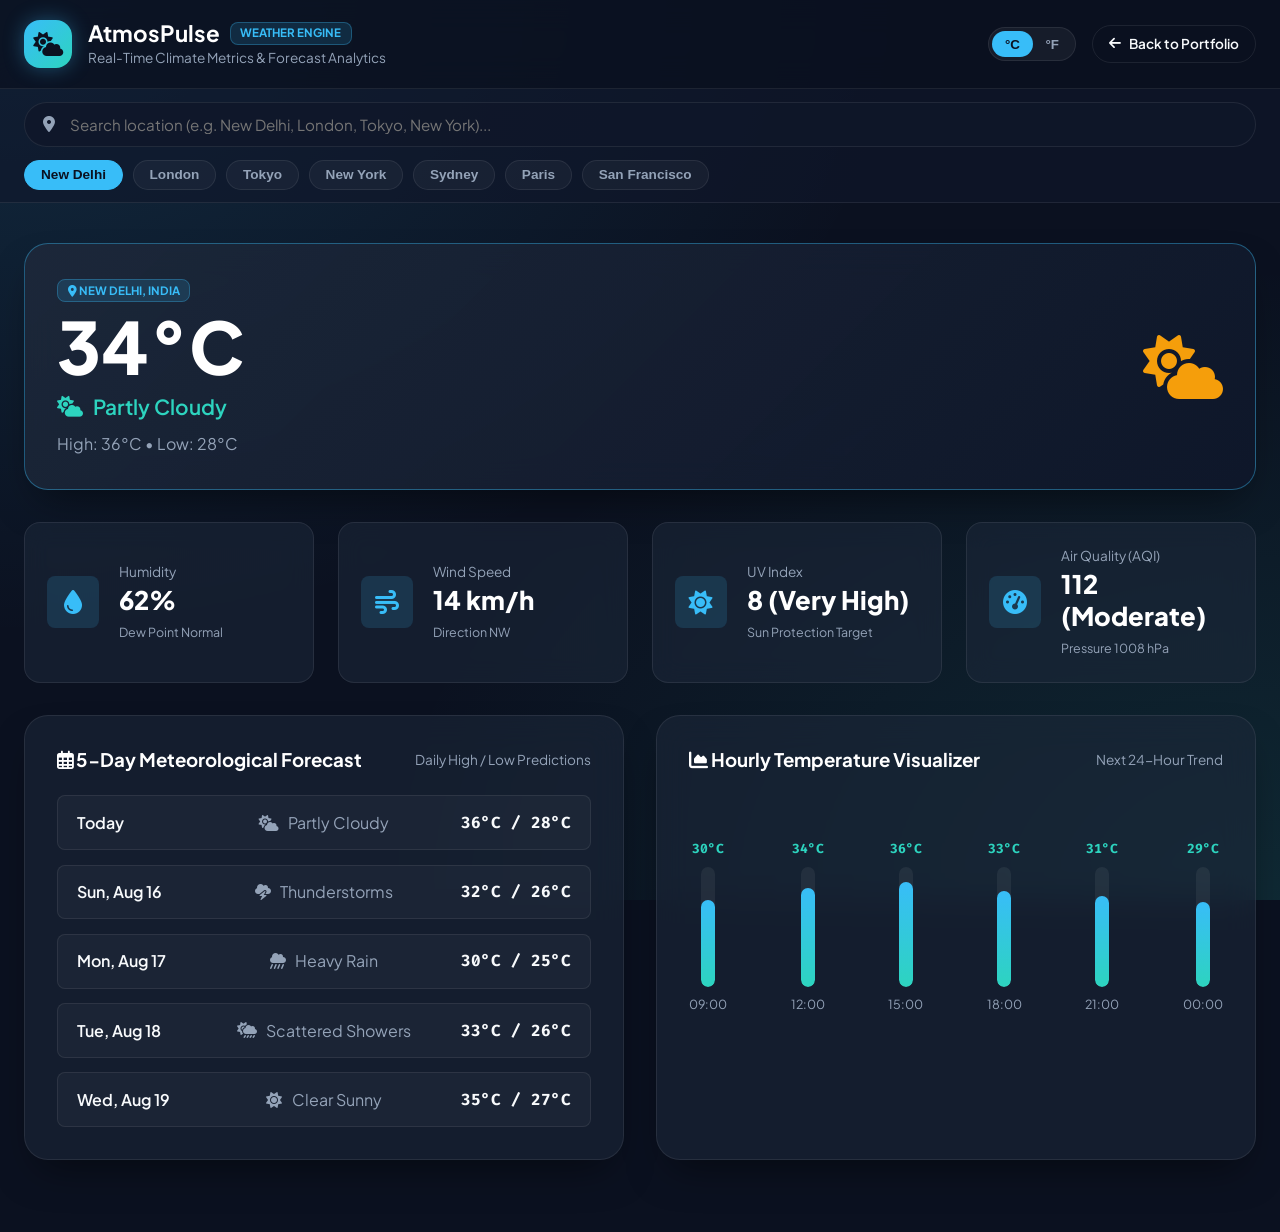
<file: weather-analytics-dashboard/index.html>
<!DOCTYPE html>
<html lang="en">
  <head>
    <meta charset="UTF-8" />
    <meta name="viewport" content="width=device-width, initial-scale=1.0" />
    <title>AtmosPulse | Real-Time Weather &amp; Analytics Dashboard</title>
    
    <!-- Google Fonts -->
    <link rel="preconnect" href="https://fonts.googleapis.com" />
    <link rel="preconnect" href="https://fonts.gstatic.com" crossorigin />
    <link
      href="https://fonts.googleapis.com/css2?family=Plus+Jakarta+Sans:wght@300;400;500;600;700;800&family=Fira+Code:wght@400;500;600&display=swap"
      rel="stylesheet"
    />

    <!-- Font Awesome Icons -->
    <link
      rel="stylesheet"
      href="https://cdnjs.cloudflare.com/ajax/libs/font-awesome/6.4.0/css/all.min.css"
    />

    <link rel="stylesheet" href="styles.css" />
  </head>
  <body>
    <!-- Top Navigation Header -->
    <header class="app-header">
      <div class="container header-container">
        <div class="brand">
          <div class="brand-icon"><i class="fa-solid fa-cloud-sun"></i></div>
          <div>
            <h1 class="brand-title">AtmosPulse <span class="badge-tag">Weather Engine</span></h1>
            <p class="brand-subtitle">Real-Time Climate Metrics &amp; Forecast Analytics</p>
          </div>
        </div>

        <div class="header-actions">
          <div class="unit-toggle">
            <button class="unit-btn active" id="btn-unit-c">&deg;C</button>
            <button class="unit-btn" id="btn-unit-f">&deg;F</button>
          </div>

          <a href="../index.html" class="btn btn-outline btn-sm">
            <i class="fa-solid fa-arrow-left"></i> Back to Portfolio
          </a>
        </div>
      </div>
    </header>

    <!-- City Search & Popular Locations -->
    <nav class="nav-tabs-bar">
      <div class="container search-container">
        <div class="search-input-wrapper">
          <i class="fa-solid fa-location-dot search-icon"></i>
          <input
            type="text"
            id="city-search-input"
            placeholder="Search location (e.g. New Delhi, London, Tokyo, New York)..."
            class="form-control search-input"
          />
        </div>

        <div class="quick-cities" id="quick-cities">
          <button class="city-pill active" data-city="New Delhi">New Delhi</button>
          <button class="city-pill" data-city="London">London</button>
          <button class="city-pill" data-city="Tokyo">Tokyo</button>
          <button class="city-pill" data-city="New York">New York</button>
          <button class="city-pill" data-city="Sydney">Sydney</button>
          <button class="city-pill" data-city="Paris">Paris</button>
          <button class="city-pill" data-city="San Francisco">San Francisco</button>
        </div>
      </div>
    </nav>

    <!-- Main Content Container -->
    <main class="container main-content">
      
      <!-- Current Weather Hero Card -->
      <section class="current-weather-card card" id="current-weather-card">
        <!-- Dynamically rendered current weather -->
      </section>

      <!-- Weather Metrics Grid -->
      <div class="metrics-grid" id="weather-metrics-grid">
        <!-- Dynamically rendered metrics -->
      </div>

      <!-- 5-Day Forecast & Hourly Section -->
      <div class="dashboard-grid">
        <div class="card forecast-box">
          <div class="card-header">
            <h3><i class="fa-regular fa-calendar-days"></i> 5-Day Meteorological Forecast</h3>
            <span class="text-muted small">Daily High / Low Predictions</span>
          </div>
          <div class="forecast-list" id="forecast-list">
            <!-- Dynamically populated forecast -->
          </div>
        </div>

        <div class="card chart-box">
          <div class="card-header">
            <h3><i class="fa-solid fa-chart-area"></i> Hourly Temperature Visualizer</h3>
            <span class="text-muted small">Next 24-Hour Trend</span>
          </div>
          <div class="hourly-bars" id="hourly-bars">
            <!-- Dynamically populated hourly bars -->
          </div>
        </div>
      </div>
    </main>

    <!-- Toast Notification -->
    <div class="toast" id="toast">Weather data loaded!</div>

    <script src="script.js"></script>
  </body>
</html>
</file>
<file: styles.css>
:root {
  color-scheme: dark;
  --bg: #0b1120;
  --bg-alt: rgba(15, 23, 42, 0.6);
  --surface: rgba(30, 41, 59, 0.45);
  --surface-hover: rgba(51, 65, 85, 0.55);
  --text: #f1f5f9;
  --text-muted: #94a3b8;
  --primary: #38bdf8;
  --primary-glow: rgba(56, 189, 248, 0.35);
  --accent: #2dd4bf;
  --accent-glow: rgba(45, 212, 191, 0.3);
  --border: rgba(255, 255, 255, 0.08);
  --border-hover: rgba(56, 189, 248, 0.4);
  --shadow: 0 20px 40px -15px rgba(0, 0, 0, 0.5);
  --shadow-lg: 0 25px 50px -12px rgba(0, 0, 0, 0.7);
  --radius-sm: 8px;
  --radius: 16px;
  --radius-lg: 24px;
  --radius-full: 9999px;
  --transition: all 0.3s cubic-bezier(0.4, 0, 0.2, 1);
}

* {
  box-sizing: border-box;
  margin: 0;
  padding: 0;
}

html {
  scroll-behavior: smooth;
  overflow-x: hidden;
}

body {
  font-family: 'Plus Jakarta Sans', -apple-system, BlinkMacSystemFont, sans-serif;
  background-color: var(--bg);
  background-image: 
    radial-gradient(at 0% 0%, rgba(56, 189, 248, 0.12) 0px, transparent 50%),
    radial-gradient(at 100% 100%, rgba(45, 212, 191, 0.1) 0px, transparent 50%);
  background-attachment: fixed;
  color: var(--text);
  line-height: 1.65;
  overflow-x: hidden;
  position: relative;
  min-height: 100vh;
}

.skip-link {
  position: fixed;
  top: 1rem;
  left: 1rem;
  z-index: 1001;
  padding: 0.7rem 1rem;
  border-radius: var(--radius-sm);
  background: var(--primary);
  color: #0b1120;
  font-weight: 700;
  text-decoration: none;
  transform: translateY(-200%);
  transition: transform 0.2s ease;
}

.skip-link:focus {
  transform: translateY(0);
}

/* Background Particle Canvas */
#particle-canvas {
  position: fixed;
  top: 0;
  left: 0;
  width: 100%;
  height: 100%;
  z-index: -2;
  pointer-events: none;
}

/* Mouse Glow Effect */
.cursor-glow {
  position: fixed;
  width: 400px;
  height: 400px;
  border-radius: 50%;
  background: radial-gradient(circle, var(--primary-glow) 0%, transparent 70%);
  pointer-events: none;
  z-index: -1;
  transform: translate(-50%, -50%);
  transition: opacity 0.5s ease;
  opacity: 0;
}

body:hover .cursor-glow {
  opacity: 1;
}

/* Container */
.container {
  width: min(1200px, calc(100% - 3rem));
  margin: 0 auto;
}

/* Typography & Headings */
h1, h2, h3, h4 {
  color: #ffffff;
  line-height: 1.2;
  font-weight: 700;
}

h1 {
  font-size: clamp(2.4rem, 5vw, 4rem);
  letter-spacing: -0.02em;
}

h2 {
  font-size: clamp(1.8rem, 3.5vw, 2.6rem);
  letter-spacing: -0.01em;
}

h3 {
  font-size: 1.35rem;
}

.gradient-text {
  background: linear-gradient(135deg, var(--primary), var(--accent));
  -webkit-background-clip: text;
  -webkit-text-fill-color: transparent;
}

.eyebrow {
  display: inline-flex;
  align-items: center;
  gap: 0.5rem;
  text-transform: uppercase;
  letter-spacing: 0.15em;
  font-size: 0.8rem;
  font-weight: 700;
  color: var(--primary);
  margin-bottom: 0.75rem;
}

.text-center {
  text-align: center;
}

/* Navigation */
.header {
  position: fixed;
  top: 0;
  left: 0;
  width: 100%;
  z-index: 100;
  transition: var(--transition);
  background: rgba(11, 17, 32, 0.75);
  backdrop-filter: blur(16px);
  border-bottom: 1px solid var(--border);
}

.header.scrolled {
  background: rgba(11, 17, 32, 0.92);
  box-shadow: 0 10px 30px rgba(0, 0, 0, 0.22);
}

.nav {
  display: flex;
  justify-content: space-between;
  align-items: center;
  height: 80px;
}

.logo {
  font-family: 'Fira Code', monospace;
  font-size: 1.25rem;
  font-weight: 700;
  color: #ffffff;
  text-decoration: none;
  transition: var(--transition);
}

.logo-accent {
  color: var(--primary);
}

.logo:hover {
  transform: translateY(-1px);
  text-shadow: 0 0 12px var(--primary-glow);
}

.nav-menu {
  display: flex;
  align-items: center;
  gap: 2rem;
}

.nav-link {
  color: var(--text-muted);
  text-decoration: none;
  font-weight: 500;
  font-size: 0.95rem;
  transition: var(--transition);
  position: relative;
}

.nav-link::after {
  content: '';
  position: absolute;
  bottom: -4px;
  left: 0;
  width: 0;
  height: 2px;
  background: var(--primary);
  transition: var(--transition);
  border-radius: 2px;
}

.nav-link:hover {
  color: #ffffff;
}

.nav-link:hover::after {
  width: 100%;
}

.mobile-toggle {
  display: none;
  background: none;
  border: none;
  color: var(--text);
  font-size: 1.4rem;
  cursor: pointer;
}

/* Buttons */
.btn {
  display: inline-flex;
  align-items: center;
  justify-content: center;
  gap: 0.6rem;
  padding: 0.85rem 1.6rem;
  border-radius: var(--radius-full);
  font-size: 0.95rem;
  font-weight: 600;
  text-decoration: none;
  cursor: pointer;
  border: 1px solid transparent;
  transition: var(--transition);
}

.btn-sm {
  padding: 0.5rem 1.1rem;
  font-size: 0.85rem;
}

.btn-lg {
  padding: 1.1rem 2.2rem;
  font-size: 1.05rem;
}

.btn-primary {
  background: linear-gradient(135deg, var(--primary), var(--accent));
  color: #0b1120;
  box-shadow: 0 10px 25px -5px var(--primary-glow);
}

.btn-primary:hover {
  transform: translateY(-3px);
  box-shadow: 0 15px 30px -5px var(--primary-glow);
  opacity: 0.95;
}

.btn-secondary {
  background: rgba(255, 255, 255, 0.05);
  color: var(--text);
  border-color: var(--border);
  backdrop-filter: blur(10px);
}

.btn-secondary:hover {
  background: rgba(255, 255, 255, 0.1);
  border-color: rgba(255, 255, 255, 0.25);
  transform: translateY(-3px);
}

/* Status Badge */
.badge-status {
  display: inline-flex;
  align-items: center;
  gap: 0.6rem;
  padding: 0.4rem 1rem;
  border-radius: var(--radius-full);
  background: rgba(45, 212, 191, 0.1);
  border: 1px solid rgba(45, 212, 191, 0.25);
  color: var(--accent);
  font-size: 0.85rem;
  font-weight: 600;
  margin-bottom: 1.5rem;
}

.pulse-dot {
  width: 8px;
  height: 8px;
  border-radius: 50%;
  background: var(--accent);
  box-shadow: 0 0 0 0 rgba(45, 212, 191, 0.7);
  animation: pulse 2s infinite;
}

@keyframes pulse {
  0% {
    box-shadow: 0 0 0 0 rgba(45, 212, 191, 0.7);
  }
  70% {
    box-shadow: 0 0 0 10px rgba(45, 212, 191, 0);
  }
  100% {
    box-shadow: 0 0 0 0 rgba(45, 212, 191, 0);
  }
}

/* Card System */
.card {
  background: var(--surface);
  border: 1px solid var(--border);
  border-radius: var(--radius-lg);
  padding: 2rem;
  backdrop-filter: blur(16px);
  transition: var(--transition);
  position: relative;
  overflow: hidden;
}

.card:hover {
  background: var(--surface-hover);
  border-color: var(--border-hover);
  transform: translateY(-6px);
  box-shadow: var(--shadow-lg);
}

.clickable-card:focus-visible {
  outline: 3px solid var(--primary);
  outline-offset: 4px;
}

/* Hero Section */
.hero {
  padding-top: 160px;
  padding-bottom: 100px;
  min-height: 100vh;
  display: flex;
  flex-direction: column;
  justify-content: center;
  position: relative;
}

.hero-content {
  display: grid;
  grid-template-columns: 1.25fr 0.75fr;
  gap: 4rem;
  align-items: center;
}

.hero-title {
  margin-bottom: 1.5rem;
}

.hero-text {
  font-size: 1.15rem;
  color: var(--text-muted);
  max-width: 600px;
  margin-bottom: 2rem;
}

.hero-tags {
  display: flex;
  flex-wrap: wrap;
  gap: 0.6rem;
  margin-bottom: 2.2rem;
}

.tech-tag {
  display: inline-flex;
  align-items: center;
  gap: 0.4rem;
  padding: 0.4rem 0.85rem;
  border-radius: var(--radius-sm);
  background: rgba(255, 255, 255, 0.04);
  border: 1px solid var(--border);
  font-size: 0.85rem;
  color: var(--text-muted);
  font-weight: 500;
}

.hero-actions {
  display: flex;
  flex-wrap: wrap;
  gap: 1rem;
  align-items: center;
}

.hero-actions .btn {
  white-space: nowrap;
}

/* Profile Card */
.hero-card {
  text-align: center;
  padding: 2.5rem 2rem;
  position: relative;
}

.card-glow {
  position: absolute;
  top: -50%;
  left: -50%;
  width: 200%;
  height: 200%;
  background: radial-gradient(circle, var(--primary-glow) 0%, transparent 60%);
  opacity: 0.3;
  pointer-events: none;
}

.avatar-wrapper {
  position: relative;
  width: 116px;
  height: 116px;
  margin: 0 auto 1.5rem;
}

.avatar {
  width: 100%;
  height: 100%;
  border-radius: 50%;
  overflow: hidden;
  background: #f8fafc;
  color: #0b1120;
  display: flex;
  align-items: center;
  justify-content: center;
  font-size: 2.2rem;
  font-weight: 800;
  box-shadow: 0 0 0 3px rgba(11, 17, 32, 0.9), 0 0 0 5px rgba(56, 189, 248, 0.5), 0 12px 28px var(--primary-glow);
  border: 3px solid #ffffff;
}

.avatar img {
  width: 100%;
  height: 100%;
  object-fit: cover;
  object-position: 50% 22%;
  display: block;
}

.avatar-status {
  position: absolute;
  bottom: 4px;
  right: 4px;
  width: 16px;
  height: 16px;
  border-radius: 50%;
  background: #22c55e;
  border: 3px solid #0f172a;
}

.profile-name {
  font-size: 1.4rem;
  margin-bottom: 0.2rem;
}

.profile-title {
  color: var(--primary);
  font-weight: 600;
  font-size: 0.95rem;
  margin-bottom: 0.4rem;
}

.profile-location {
  color: var(--text-muted);
  font-size: 0.85rem;
}

.profile-resume-link {
  display: inline-flex;
  align-items: center;
  gap: 0.45rem;
  margin-top: 0.85rem;
  color: var(--text-muted);
  font-size: 0.82rem;
  font-weight: 600;
  text-decoration: none;
  transition: var(--transition);
}

.profile-resume-link:hover,
.profile-resume-link:focus-visible {
  color: var(--primary);
}

.profile-divider {
  height: 1px;
  background: var(--border);
  margin: 1.5rem 0;
}

.social-links {
  display: flex;
  justify-content: center;
  gap: 1rem;
}

.social-links a {
  width: 42px;
  height: 42px;
  border-radius: 50%;
  background: rgba(255, 255, 255, 0.05);
  border: 1px solid var(--border);
  color: var(--text);
  display: inline-flex;
  align-items: center;
  justify-content: center;
  font-size: 1.1rem;
  text-decoration: none;
  transition: var(--transition);
}

.social-links a:hover {
  background: var(--primary);
  color: #0b1120;
  border-color: var(--primary);
  transform: translateY(-3px);
}

/* Scroll Down Indicator */
.scroll-down {
  position: absolute;
  bottom: 2rem;
  left: 50%;
  transform: translateX(-50%);
  color: var(--text-muted);
  font-size: 1.2rem;
  text-decoration: none;
  animation: bounce 2s infinite;
}

@keyframes bounce {
  0%, 20%, 50%, 80%, 100% {
    transform: translate(-50%, 0);
  }
  40% {
    transform: translate(-50%, -10px);
  }
  60% {
    transform: translate(-50%, -5px);
  }
}

/* Sections */
.section {
  padding: 100px 0;
}

.section-alt {
  background: var(--bg-alt);
  border-top: 1px solid var(--border);
  border-bottom: 1px solid var(--border);
}

.section-heading {
  margin-bottom: 3.5rem;
}

.section-heading h2 {
  margin-top: 0.5rem;
}

/* About Section */
.about-grid {
  display: grid;
  grid-template-columns: 1.2fr 0.8fr;
  gap: 3.5rem;
  align-items: center;
}

.about-text p {
  color: var(--text-muted);
  font-size: 1.05rem;
  margin-bottom: 1.2rem;
}

.highlights {
  display: grid;
  gap: 1rem;
  margin-top: 2rem;
}

.highlight-item {
  display: flex;
  align-items: center;
  gap: 0.8rem;
  color: var(--text);
  font-weight: 500;
}

.highlight-item i {
  color: var(--accent);
  font-size: 1.1rem;
}

.stats-grid {
  display: grid;
  gap: 1.2rem;
}

.stat-card {
  background: var(--surface);
  border: 1px solid var(--border);
  border-radius: var(--radius);
  padding: 1.5rem;
  text-align: center;
  transition: var(--transition);
}

.stat-card:hover {
  transform: translateY(-4px);
  border-color: var(--border-hover);
  background: var(--surface-hover);
}

.stat-icon {
  font-size: 1.5rem;
  color: var(--primary);
  margin-bottom: 0.5rem;
}

.stat-number {
  display: block;
  font-size: 2.2rem;
  font-weight: 800;
  color: #ffffff;
}

.stat-label {
  color: var(--text-muted);
  font-size: 0.88rem;
}

/* Skills Section */
.skills-grid {
  display: grid;
  grid-template-columns: repeat(auto-fit, minmax(260px, 1fr));
  gap: 1.8rem;
}

.skill-category {
  height: 100%;
}

.category-header {
  display: flex;
  align-items: center;
  gap: 1rem;
  margin-bottom: 1.5rem;
}

.category-icon {
  font-size: 1.4rem;
  color: var(--primary);
  background: rgba(56, 189, 248, 0.1);
  padding: 0.7rem;
  border-radius: var(--radius-sm);
}

.skill-list {
  list-style: none;
  display: grid;
  gap: 0.9rem;
}

.skill-list li {
  display: flex;
  align-items: center;
  gap: 0.7rem;
  color: var(--text-muted);
  font-size: 0.95rem;
}

.skill-list i {
  color: var(--accent);
  width: 20px;
  text-align: center;
}

/* Projects Section */
.projects-grid {
  display: grid;
  grid-template-columns: repeat(auto-fit, minmax(320px, 1fr));
  gap: 2rem;
}

.project-card {
  display: flex;
  flex-direction: column;
  height: 100%;
}

.project-header {
  display: flex;
  justify-content: space-between;
  align-items: center;
  margin-bottom: 1.5rem;
}

.project-folder {
  font-size: 2rem;
  color: var(--primary);
}

.project-links {
  display: flex;
  gap: 0.8rem;
}

.project-links a {
  color: var(--text-muted);
  font-size: 1.2rem;
  text-decoration: none;
  transition: var(--transition);
}

.project-links a:hover {
  color: var(--primary);
  transform: translateY(-2px);
}

.project-title {
  font-size: 1.3rem;
  margin-bottom: 0.8rem;
}

.project-description {
  color: var(--text-muted);
  font-size: 0.95rem;
  flex-grow: 1;
  margin-bottom: 1.5rem;
}

.project-tech {
  display: flex;
  flex-wrap: wrap;
  gap: 0.5rem;
}

.project-tech span {
  font-family: 'Fira Code', monospace;
  font-size: 0.78rem;
  color: var(--accent);
  background: rgba(45, 212, 191, 0.1);
  padding: 0.25rem 0.65rem;
  border-radius: var(--radius-sm);
}

/* Contact Box */
.contact-box {
  display: flex;
  justify-content: space-between;
  align-items: center;
  gap: 3rem;
  padding: 3.5rem;

  background: linear-gradient(135deg, rgba(30, 41, 59, 0.7), rgba(15, 23, 42, 0.9));
  border: 1px solid var(--border-hover);
}

.contact-content {
  max-width: 600px;
}

.contact-text {
  color: var(--text-muted);
  font-size: 1.05rem;
  margin-top: 1rem;
}

.contact-actions {
  display: flex;
  flex-direction: column;
  gap: 1rem;
  min-width: 200px;
}

/* Toast */
.toast {
  position: fixed;
  bottom: 2rem;
  right: 2rem;
  background: var(--accent);
  color: #0b1120;
  font-weight: 700;
  padding: 0.8rem 1.5rem;
  border-radius: var(--radius);
  box-shadow: var(--shadow-lg);
  opacity: 0;
  transform: translateY(20px);
  transition: var(--transition);
  pointer-events: none;
  z-index: 1000;
}

.toast.show {
  opacity: 1;
  transform: translateY(0);
}

/* Footer */
.footer {
  padding: 3rem 0;
  border-top: 1px solid var(--border);
  color: var(--text-muted);
  font-size: 0.9rem;
}

.footer-content {
  display: flex;
  justify-content: space-between;
  align-items: center;
}

.footer-links {
  display: flex;
  gap: 1.5rem;
}

.footer-links a {
  color: var(--text-muted);
  text-decoration: none;
  transition: var(--transition);
}

.footer-links a:hover {
  color: var(--primary);
}

/* Reveal Animation */
.reveal {
  opacity: 0;
  transform: translateY(30px);
  transition: opacity 0.8s cubic-bezier(0.4, 0, 0.2, 1), transform 0.8s cubic-bezier(0.4, 0, 0.2, 1);
}

.reveal.visible {
  opacity: 1;
  transform: translateY(0);
}

/* Mobile Responsiveness */
@media (max-width: 992px) {
  .hero-content {
    grid-template-columns: 1fr;
    gap: 3rem;
  }

  .about-grid {
    grid-template-columns: 1fr;
  }

  .contact-box {
    flex-direction: column;
    text-align: center;
    padding: 2.5rem 1.8rem;
  }

  .contact-actions {
    width: 100%;
  }
}

@media (max-width: 768px) {
  #particle-canvas,
  .cursor-glow,
  .card-glow {
    display: none;
  }

  .container {
    width: min(100% - 2rem, 1200px);
  }

  .hero {
    padding-top: 130px;
    padding-bottom: 72px;
    min-height: auto;
  }

  .hero-content {
    gap: 2rem;
  }

  .hero-title {
    font-size: clamp(2.2rem, 11vw, 3.2rem);
    margin-bottom: 1.2rem;
  }

  .hero-text {
    font-size: 1rem;
    margin-bottom: 1.5rem;
  }

  .badge-status {
    font-size: 0.76rem;
    margin-bottom: 1.2rem;
  }

  .hero-tags {
    gap: 0.45rem;
    margin-bottom: 1.7rem;
  }

  .tech-tag {
    font-size: 0.78rem;
    padding: 0.35rem 0.65rem;
  }

  .hero-actions {
    gap: 0.7rem;
  }

  .hero-actions .btn-primary {
    flex: 1 0 100%;
  }

  .hero-actions .btn-secondary {
    flex: 1 1 calc(50% - 0.35rem);
    padding: 0.75rem 0.9rem;
    font-size: 0.86rem;
  }

  .projects-grid {
    grid-template-columns: 1fr;
  }

  .section {
    padding: 72px 0;
  }

  .section-heading {
    margin-bottom: 2.25rem;
  }

  .section-heading h2 {
    font-size: 1.85rem;
  }

  .card {
    padding: 1.35rem;
    border-radius: 18px;
  }

  .hero-card {
    width: min(100%, 360px);
    margin: 0 auto;
    padding: 1.8rem 1.35rem;
  }

  .avatar-wrapper {
    width: 104px;
    height: 104px;
  }

  .contact-box {
    padding: 2rem 1.35rem;
    gap: 1.5rem;
  }

  .contact-text {
    font-size: 0.95rem;
  }

  .contact-actions {
    gap: 0.7rem;
  }

  .nav-menu {
    position: fixed;
    top: 80px;
    left: 0;
    width: 100%;
    background: rgba(11, 17, 32, 0.95);
    backdrop-filter: blur(20px);
    flex-direction: column;
    gap: 1.2rem;
    padding: 1.5rem 1rem 1.75rem;
    border-bottom: 1px solid var(--border);
    transform: translateY(-150%);
    transition: var(--transition);
  }

  .nav-menu .btn {
    width: 100%;
  }

  .nav-menu.active {
    transform: translateY(0);
  }

  .mobile-toggle {
    display: block;
    width: 42px;
    height: 42px;
    border-radius: 50%;
    border: 1px solid var(--border);
    background: rgba(255, 255, 255, 0.04);
  }

  .footer-content {
    flex-direction: column;
    gap: 1rem;
    text-align: center;
  }

  .footer {
    padding: 2rem 0;
  }

  .footer-links {
    flex-wrap: wrap;
    justify-content: center;
    gap: 1rem;
  }

  .toast {
    left: 1rem;
    right: 1rem;
    bottom: 1rem;
    text-align: center;
  }
}

@media (max-width: 420px) {
  .nav {
    height: 72px;
  }

  .logo {
    font-size: 1rem;
  }

  .hero-actions .btn-secondary {
    gap: 0.4rem;
    padding-inline: 0.65rem;
  }

  .scroll-down {
    display: none;
  }
}

@media (hover: none) {
  .card:hover,
  .btn-primary:hover,
  .btn-secondary:hover {
    transform: none;
  }
}

@media (prefers-reduced-motion: reduce) {
  html {
    scroll-behavior: auto;
  }

  *,
  *::before,
  *::after {
    animation-duration: 0.01ms !important;
    animation-iteration-count: 1 !important;
    transition-duration: 0.01ms !important;
  }
}
</file>
<file: productivity-dashboard/styles.css>
:root {
  color-scheme: dark;
  --bg: #0b1120;
  --bg-alt: rgba(15, 23, 42, 0.7);
  --surface: rgba(30, 41, 59, 0.55);
  --surface-hover: rgba(51, 65, 85, 0.65);
  --text: #f8fafc;
  --text-muted: #94a3b8;
  --primary: #38bdf8;
  --primary-glow: rgba(56, 189, 248, 0.35);
  --accent: #2dd4bf;
  --border: rgba(255, 255, 255, 0.08);
  --border-hover: rgba(56, 189, 248, 0.4);
  --success: #22c55e;
  --warning: #f59e0b;
  --danger: #ef4444;
  --purple: #a855f7;
  --radius-sm: 8px;
  --radius: 16px;
  --radius-lg: 24px;
  --radius-full: 9999px;
  --shadow: 0 20px 40px -15px rgba(0, 0, 0, 0.5);
  --shadow-lg: 0 25px 50px -12px rgba(0, 0, 0, 0.7);
  --transition: all 0.25s cubic-bezier(0.4, 0, 0.2, 1);
}

* {
  box-sizing: border-box;
  margin: 0;
  padding: 0;
}

body {
  font-family: 'Plus Jakarta Sans', -apple-system, BlinkMacSystemFont, sans-serif;
  background-color: var(--bg);
  background-image: 
    radial-gradient(at 0% 0%, rgba(56, 189, 248, 0.12) 0px, transparent 50%),
    radial-gradient(at 100% 100%, rgba(45, 212, 191, 0.1) 0px, transparent 50%);
  background-attachment: fixed;
  color: var(--text);
  line-height: 1.6;
  min-height: 100vh;
}

.container {
  width: min(1280px, calc(100% - 3rem));
  margin: 0 auto;
}

/* Typography */
h1, h2, h3, h4 {
  color: #ffffff;
  font-weight: 700;
  line-height: 1.25;
}

.text-muted { color: var(--text-muted); }
.text-success { color: var(--success); }
.text-danger { color: var(--danger); }
.small { font-size: 0.85rem; }

/* Buttons */
.btn {
  display: inline-flex;
  align-items: center;
  justify-content: center;
  gap: 0.5rem;
  padding: 0.75rem 1.4rem;
  border-radius: var(--radius-full);
  font-size: 0.92rem;
  font-weight: 600;
  cursor: pointer;
  border: 1px solid transparent;
  transition: var(--transition);
  text-decoration: none;
}

.btn-sm {
  padding: 0.45rem 1rem;
  font-size: 0.85rem;
}

.btn-icon {
  width: 40px;
  height: 40px;
  padding: 0;
  border-radius: 50%;
}

.btn-primary {
  background: linear-gradient(135deg, var(--primary), var(--accent));
  color: #0b1120;
  box-shadow: 0 4px 20px var(--primary-glow);
}

.btn-primary:hover {
  transform: translateY(-2px);
  box-shadow: 0 8px 25px var(--primary-glow);
}

.btn-secondary {
  background: rgba(255, 255, 255, 0.06);
  color: var(--text);
  border-color: var(--border);
}

.btn-secondary:hover {
  background: rgba(255, 255, 255, 0.12);
  border-color: rgba(255, 255, 255, 0.25);
  transform: translateY(-2px);
}

.btn-outline {
  background: transparent;
  color: var(--text);
  border-color: var(--border);
}

.btn-outline:hover {
  background: rgba(56, 189, 248, 0.1);
  border-color: var(--primary);
  color: var(--primary);
  transform: translateY(-2px);
}

/* Header & Navigation */
.app-header {
  background: rgba(11, 17, 32, 0.85);
  backdrop-filter: blur(16px);
  border-bottom: 1px solid var(--border);
  padding: 1.2rem 0;
  position: sticky;
  top: 0;
  z-index: 100;
}

.header-container {
  display: flex;
  justify-content: space-between;
  align-items: center;
}

.brand {
  display: flex;
  align-items: center;
  gap: 1rem;
}

.brand-icon {
  width: 48px;
  height: 48px;
  border-radius: var(--radius);
  background: linear-gradient(135deg, var(--primary), var(--accent));
  color: #0b1120;
  display: flex;
  align-items: center;
  justify-content: center;
  font-size: 1.5rem;
  box-shadow: 0 0 20px var(--primary-glow);
}

.brand-title {
  font-size: 1.4rem;
  display: flex;
  align-items: center;
  gap: 0.6rem;
}

.badge-tag {
  font-size: 0.72rem;
  font-weight: 700;
  text-transform: uppercase;
  background: rgba(56, 189, 248, 0.15);
  color: var(--primary);
  padding: 0.2rem 0.6rem;
  border-radius: var(--radius-sm);
  border: 1px solid rgba(56, 189, 248, 0.3);
}

.brand-subtitle {
  font-size: 0.85rem;
  color: var(--text-muted);
}

.header-actions {
  display: flex;
  align-items: center;
  gap: 0.8rem;
}

/* Main Layout */
.main-content {
  padding: 2.5rem 0;
}

.card {
  background: var(--surface);
  border: 1px solid var(--border);
  border-radius: var(--radius);
  padding: 1.8rem;
  backdrop-filter: blur(16px);
  box-shadow: var(--shadow);
}

/* Metrics Cards */
.metrics-grid {
  display: grid;
  grid-template-columns: repeat(auto-fit, minmax(230px, 1fr));
  gap: 1.5rem;
  margin-bottom: 1.5rem;
}

.metric-card {
  background: var(--surface);
  border: 1px solid var(--border);
  border-radius: var(--radius);
  padding: 1.4rem;
  display: flex;
  align-items: center;
  gap: 1.2rem;
  backdrop-filter: blur(12px);
  transition: var(--transition);
}

.metric-card:hover {
  transform: translateY(-4px);
  border-color: var(--border-hover);
}

.metric-icon {
  width: 52px;
  height: 52px;
  border-radius: var(--radius-sm);
  display: flex;
  align-items: center;
  justify-content: center;
  font-size: 1.5rem;
  flex-shrink: 0;
}

.icon-blue { background: rgba(56, 189, 248, 0.15); color: var(--primary); }
.icon-emerald { background: rgba(34, 197, 94, 0.15); color: var(--success); }
.icon-amber { background: rgba(245, 158, 11, 0.15); color: var(--warning); }
.icon-purple { background: rgba(239, 68, 68, 0.15); color: var(--danger); }

.metric-label { font-size: 0.85rem; color: var(--text-muted); display: block; }
.metric-value { font-size: 1.7rem; font-weight: 800; color: #ffffff; margin: 0.1rem 0; }
.metric-sub { font-size: 0.78rem; color: var(--text-muted); }

/* Progress Card */
.progress-card {
  padding: 1.2rem 1.8rem;
  margin-bottom: 1.5rem;
}

.progress-info {
  display: flex;
  justify-content: space-between;
  align-items: center;
  font-size: 0.9rem;
  font-weight: 600;
  margin-bottom: 0.6rem;
}

.progress-track {
  height: 10px;
  background: rgba(255, 255, 255, 0.06);
  border-radius: var(--radius-full);
  overflow: hidden;
}

.progress-fill {
  height: 100%;
  border-radius: var(--radius-full);
  background: linear-gradient(90deg, var(--primary), var(--accent));
  transition: width 0.6s ease;
}

/* Filter Card */
.filter-card {
  padding: 1.2rem 1.8rem;
  margin-bottom: 2rem;
}

.filter-flex {
  display: flex;
  gap: 1rem;
  flex-wrap: wrap;
  align-items: center;
}

.search-input-wrapper {
  position: relative;
  flex-grow: 1;
  min-width: 250px;
}

.search-icon {
  position: absolute;
  left: 1.2rem;
  top: 50%;
  transform: translateY(-50%);
  color: var(--text-muted);
}

.search-input {
  width: 100%;
  padding-left: 2.8rem !important;
}

.filter-controls {
  display: flex;
  gap: 0.8rem;
  flex-wrap: wrap;
}

.form-control {
  background: rgba(15, 23, 42, 0.8);
  border: 1px solid var(--border);
  border-radius: var(--radius-sm);
  padding: 0.65rem 1rem;
  color: var(--text);
  font-family: inherit;
  font-size: 0.9rem;
  outline: none;
  transition: var(--transition);
}

.form-control:focus {
  border-color: var(--primary);
  box-shadow: 0 0 12px var(--primary-glow);
}

/* Kanban Grid */
.kanban-grid {
  display: grid;
  grid-template-columns: repeat(3, 1fr);
  gap: 1.8rem;
  align-items: start;
}

.kanban-col {
  padding: 1.4rem;
  min-height: 550px;
  background: rgba(15, 23, 42, 0.6);
}

.col-header {
  display: flex;
  justify-content: space-between;
  align-items: center;
  margin-bottom: 1.2rem;
  padding-bottom: 0.8rem;
  border-bottom: 2px solid var(--border);
}

.col-todo { border-color: var(--primary); }
.col-progress { border-color: var(--warning); }
.col-done { border-color: var(--success); }

.col-count {
  font-family: 'Fira Code', monospace;
  font-size: 0.82rem;
  font-weight: 700;
  background: rgba(255, 255, 255, 0.08);
  color: var(--text);
  padding: 0.2rem 0.65rem;
  border-radius: var(--radius-full);
}

.col-tasks {
  display: grid;
  gap: 1rem;
}

/* Task Item Card */
.task-item {
  background: #0f172a;
  border: 1px solid var(--border);
  border-radius: var(--radius-sm);
  padding: 1.2rem;
  transition: var(--transition);
  cursor: pointer;
  position: relative;
}

.task-item:hover {
  border-color: var(--border-hover);
  transform: translateY(-3px);
  box-shadow: var(--shadow);
}

.task-tags {
  display: flex;
  justify-content: space-between;
  align-items: center;
  margin-bottom: 0.6rem;
}

.tag-cat {
  font-family: 'Fira Code', monospace;
  font-size: 0.75rem;
  color: var(--accent);
  background: rgba(45, 212, 191, 0.1);
  padding: 0.2rem 0.55rem;
  border-radius: var(--radius-sm);
}

.tag-prio {
  font-size: 0.72rem;
  font-weight: 700;
  padding: 0.15rem 0.5rem;
  border-radius: var(--radius-sm);
}

.prio-high { background: rgba(239, 68, 68, 0.15); color: #f87171; border: 1px solid rgba(239, 68, 68, 0.3); }
.prio-medium { background: rgba(245, 158, 11, 0.15); color: #fbbf24; border: 1px solid rgba(245, 158, 11, 0.3); }
.prio-low { background: rgba(56, 189, 248, 0.15); color: var(--primary); border: 1px solid rgba(56, 189, 248, 0.3); }

.task-title {
  font-size: 1.05rem;
  margin-bottom: 0.5rem;
  line-height: 1.35;
}

.task-desc {
  font-size: 0.85rem;
  color: var(--text-muted);
  margin-bottom: 1rem;
}

.task-footer {
  display: flex;
  justify-content: space-between;
  align-items: center;
  border-top: 1px solid var(--border);
  padding-top: 0.75rem;
  font-size: 0.78rem;
  color: var(--text-muted);
}

.task-actions {
  display: flex;
  gap: 0.4rem;
}

.btn-task-act {
  background: none;
  border: none;
  color: var(--text-muted);
  font-size: 0.9rem;
  cursor: pointer;
  transition: var(--transition);
}

.btn-task-act:hover { color: var(--primary); }
.btn-task-act.delete:hover { color: var(--danger); }

/* Modal */
.modal-overlay {
  position: fixed;
  top: 0;
  left: 0;
  width: 100%;
  height: 100%;
  background: rgba(11, 17, 32, 0.85);
  backdrop-filter: blur(12px);
  z-index: 1000;
  display: flex;
  align-items: center;
  justify-content: center;
  padding: 1.5rem;
  opacity: 0;
  pointer-events: none;
  transition: opacity 0.3s ease;
}

.modal-overlay.active {
  opacity: 1;
  pointer-events: auto;
}

.modal-card {
  width: min(600px, 100%);
  max-height: 90vh;
  overflow-y: auto;
  background: #0f172a;
  border: 1px solid var(--border-hover);
  border-radius: var(--radius-lg);
  padding: 2.2rem;
  position: relative;
  box-shadow: var(--shadow-lg);
  transform: translateY(20px);
  transition: transform 0.3s ease;
}

.modal-overlay.active .modal-card {
  transform: translateY(0);
}

.modal-close {
  position: absolute;
  top: 1.2rem;
  right: 1.5rem;
  background: none;
  border: none;
  color: var(--text-muted);
  font-size: 1.8rem;
  cursor: pointer;
  transition: var(--transition);
}

.modal-close:hover { color: #ffffff; }

.modal-header {
  display: flex;
  align-items: center;
  gap: 1rem;
  margin-bottom: 1.8rem;
  border-bottom: 1px solid var(--border);
  padding-bottom: 1.2rem;
}

.modal-header-icon {
  width: 44px;
  height: 44px;
  border-radius: var(--radius-sm);
  background: rgba(56, 189, 248, 0.15);
  color: var(--primary);
  display: flex;
  align-items: center;
  justify-content: center;
  font-size: 1.3rem;
}

.task-form {
  display: grid;
  gap: 1.2rem;
}

.form-row {
  display: grid;
  grid-template-columns: 1fr 1fr;
  gap: 1.2rem;
}

.form-group {
  display: flex;
  flex-direction: column;
  gap: 0.4rem;
}

.form-group label {
  font-size: 0.85rem;
  color: var(--text-muted);
  font-weight: 600;
}

.modal-footer {
  display: flex;
  justify-content: flex-end;
  gap: 0.8rem;
  margin-top: 1.8rem;
  padding-top: 1.2rem;
  border-top: 1px solid var(--border);
}

/* Toast */
.toast {
  position: fixed;
  bottom: 2rem;
  right: 2rem;
  background: var(--accent);
  color: #0b1120;
  font-weight: 700;
  padding: 0.8rem 1.5rem;
  border-radius: var(--radius);
  box-shadow: var(--shadow-lg);
  opacity: 0;
  transform: translateY(20px);
  transition: var(--transition);
  pointer-events: none;
  z-index: 2000;
}

.toast.show {
  opacity: 1;
  transform: translateY(0);
}

/* Responsive */
@media (max-width: 992px) {
  .kanban-grid {
    grid-template-columns: 1fr;
  }
}
</file>
<file: student-management-system/styles.css>
:root {
  color-scheme: dark;
  --bg: #0b1120;
  --bg-alt: rgba(15, 23, 42, 0.7);
  --surface: rgba(30, 41, 59, 0.55);
  --surface-hover: rgba(51, 65, 85, 0.65);
  --text: #f8fafc;
  --text-muted: #94a3b8;
  --primary: #38bdf8;
  --primary-glow: rgba(56, 189, 248, 0.35);
  --accent: #2dd4bf;
  --accent-glow: rgba(45, 212, 191, 0.3);
  --border: rgba(255, 255, 255, 0.08);
  --border-hover: rgba(56, 189, 248, 0.4);
  --success: #22c55e;
  --warning: #f59e0b;
  --danger: #ef4444;
  --purple: #a855f7;
  --radius-sm: 8px;
  --radius: 16px;
  --radius-lg: 24px;
  --radius-full: 9999px;
  --shadow: 0 20px 40px -15px rgba(0, 0, 0, 0.5);
  --shadow-lg: 0 25px 50px -12px rgba(0, 0, 0, 0.7);
  --transition: all 0.25s cubic-bezier(0.4, 0, 0.2, 1);
}

* {
  box-sizing: border-box;
  margin: 0;
  padding: 0;
}

body {
  font-family: 'Plus Jakarta Sans', -apple-system, BlinkMacSystemFont, sans-serif;
  background-color: var(--bg);
  background-image: 
    radial-gradient(at 0% 0%, rgba(56, 189, 248, 0.12) 0px, transparent 50%),
    radial-gradient(at 100% 100%, rgba(45, 212, 191, 0.1) 0px, transparent 50%);
  background-attachment: fixed;
  color: var(--text);
  line-height: 1.6;
  min-height: 100vh;
}

.container {
  width: min(1280px, calc(100% - 3rem));
  margin: 0 auto;
}

/* Typography */
h1, h2, h3, h4 {
  color: #ffffff;
  font-weight: 700;
  line-height: 1.25;
}

.text-muted { color: var(--text-muted); }
.text-success { color: var(--success); }
.text-warning { color: var(--warning); }
.text-danger { color: var(--danger); }
.small { font-size: 0.85rem; }
.text-center { text-align: center; }

/* Buttons */
.btn {
  display: inline-flex;
  align-items: center;
  justify-content: center;
  gap: 0.5rem;
  padding: 0.75rem 1.4rem;
  border-radius: var(--radius-full);
  font-size: 0.92rem;
  font-weight: 600;
  cursor: pointer;
  border: 1px solid transparent;
  transition: var(--transition);
  text-decoration: none;
}

.btn-sm {
  padding: 0.45rem 1rem;
  font-size: 0.85rem;
}

.btn-icon {
  width: 40px;
  height: 40px;
  padding: 0;
  border-radius: 50%;
}

.btn-primary {
  background: linear-gradient(135deg, var(--primary), var(--accent));
  color: #0b1120;
  box-shadow: 0 4px 20px var(--primary-glow);
}

.btn-primary:hover {
  transform: translateY(-2px);
  box-shadow: 0 8px 25px var(--primary-glow);
  opacity: 0.95;
}

.btn-secondary {
  background: rgba(255, 255, 255, 0.06);
  color: var(--text);
  border-color: var(--border);
  backdrop-filter: blur(10px);
}

.btn-secondary:hover {
  background: rgba(255, 255, 255, 0.12);
  border-color: rgba(255, 255, 255, 0.25);
  transform: translateY(-2px);
}

.btn-outline {
  background: transparent;
  color: var(--text);
  border-color: var(--border);
}

.btn-outline:hover {
  background: rgba(56, 189, 248, 0.1);
  border-color: var(--primary);
  color: var(--primary);
  transform: translateY(-2px);
}

.btn-danger {
  background: rgba(239, 68, 68, 0.15);
  color: #fca5a5;
  border-color: rgba(239, 68, 68, 0.3);
}

.btn-danger:hover {
  background: var(--danger);
  color: #ffffff;
}

/* Header & Navigation */
.app-header {
  background: rgba(11, 17, 32, 0.85);
  backdrop-filter: blur(16px);
  border-bottom: 1px solid var(--border);
  padding: 1.2rem 0;
  position: sticky;
  top: 0;
  z-index: 100;
}

.header-container {
  display: flex;
  justify-content: space-between;
  align-items: center;
}

.brand {
  display: flex;
  align-items: center;
  gap: 1rem;
}

.brand-icon {
  width: 48px;
  height: 48px;
  border-radius: var(--radius);
  background: linear-gradient(135deg, var(--primary), var(--accent));
  color: #0b1120;
  display: flex;
  align-items: center;
  justify-content: center;
  font-size: 1.5rem;
  box-shadow: 0 0 20px var(--primary-glow);
}

.brand-title {
  font-size: 1.4rem;
  display: flex;
  align-items: center;
  gap: 0.6rem;
}

.badge-tag {
  font-size: 0.72rem;
  font-weight: 700;
  text-transform: uppercase;
  background: rgba(56, 189, 248, 0.15);
  color: var(--primary);
  padding: 0.2rem 0.6rem;
  border-radius: var(--radius-sm);
  border: 1px solid rgba(56, 189, 248, 0.3);
}

.brand-subtitle {
  font-size: 0.85rem;
  color: var(--text-muted);
}

.header-actions {
  display: flex;
  align-items: center;
  gap: 0.8rem;
}

/* Nav Tabs */
.nav-tabs-bar {
  background: rgba(15, 23, 42, 0.6);
  border-bottom: 1px solid var(--border);
  padding: 0.5rem 0;
}

.tabs-container {
  display: flex;
  justify-content: space-between;
  align-items: center;
}

.tabs {
  display: flex;
  gap: 0.5rem;
  overflow-x: auto;
}

.tab-btn {
  background: transparent;
  border: none;
  color: var(--text-muted);
  padding: 0.6rem 1.2rem;
  border-radius: var(--radius-full);
  font-size: 0.9rem;
  font-weight: 600;
  cursor: pointer;
  display: inline-flex;
  align-items: center;
  gap: 0.5rem;
  transition: var(--transition);
  white-space: nowrap;
}

.tab-btn:hover {
  color: #ffffff;
  background: rgba(255, 255, 255, 0.05);
}

.tab-btn.active {
  background: var(--primary);
  color: #0b1120;
  box-shadow: 0 4px 15px var(--primary-glow);
}

.system-time {
  font-family: 'Fira Code', monospace;
  font-size: 0.85rem;
  color: var(--accent);
  display: flex;
  align-items: center;
  gap: 0.4rem;
}

/* Main Content & Tabs */
.main-content {
  padding: 2.5rem 0;
}

.tab-content {
  display: none;
  animation: fadeIn 0.35s ease;
}

.tab-content.active {
  display: block;
}

@keyframes fadeIn {
  from { opacity: 0; transform: translateY(10px); }
  to { opacity: 1; transform: translateY(0); }
}

/* Cards & Layout */
.card {
  background: var(--surface);
  border: 1px solid var(--border);
  border-radius: var(--radius);
  padding: 1.8rem;
  backdrop-filter: blur(16px);
  box-shadow: var(--shadow);
  transition: var(--transition);
  margin-bottom: 2rem;
}

.card:hover {
  border-color: var(--border-hover);
}

.card-header {
  display: flex;
  justify-content: space-between;
  align-items: center;
  margin-bottom: 1.5rem;
}

.section-title {
  margin-bottom: 2rem;
}

/* Metrics Cards */
.metrics-grid {
  display: grid;
  grid-template-columns: repeat(auto-fit, minmax(240px, 1fr));
  gap: 1.5rem;
  margin-bottom: 2rem;
}

.metric-card {
  background: var(--surface);
  border: 1px solid var(--border);
  border-radius: var(--radius);
  padding: 1.5rem;
  display: flex;
  align-items: center;
  gap: 1.2rem;
  backdrop-filter: blur(12px);
  transition: var(--transition);
}

.metric-card:hover {
  transform: translateY(-4px);
  border-color: var(--border-hover);
}

.metric-icon {
  width: 56px;
  height: 56px;
  border-radius: var(--radius);
  display: flex;
  align-items: center;
  justify-content: center;
  font-size: 1.6rem;
  flex-shrink: 0;
}

.icon-blue { background: rgba(56, 189, 248, 0.15); color: var(--primary); }
.icon-emerald { background: rgba(45, 212, 191, 0.15); color: var(--accent); }
.icon-purple { background: rgba(168, 85, 247, 0.15); color: var(--purple); }
.icon-amber { background: rgba(245, 158, 11, 0.15); color: var(--warning); }

.metric-label {
  font-size: 0.85rem;
  color: var(--text-muted);
  display: block;
}

.metric-value {
  font-size: 1.8rem;
  font-weight: 800;
  color: #ffffff;
  margin: 0.1rem 0;
}

.metric-sub {
  font-size: 0.78rem;
  color: var(--text-muted);
}

/* Dashboard Grid */
.dashboard-grid {
  display: grid;
  grid-template-columns: 1fr 1fr;
  gap: 1.8rem;
}

/* Department Bars */
.department-bars {
  display: grid;
  gap: 1.2rem;
}

.dept-bar-item {
  display: flex;
  flex-direction: column;
  gap: 0.4rem;
}

.dept-info {
  display: flex;
  justify-content: space-between;
  font-size: 0.9rem;
  font-weight: 600;
}

.bar-track {
  height: 10px;
  background: rgba(255, 255, 255, 0.06);
  border-radius: var(--radius-full);
  overflow: hidden;
}

.bar-fill {
  height: 100%;
  border-radius: var(--radius-full);
  background: linear-gradient(90deg, var(--primary), var(--accent));
  transition: width 0.8s ease;
}

/* Leaderboard List */
.leaderboard-list {
  display: grid;
  gap: 0.8rem;
}

.leader-item {
  display: flex;
  align-items: center;
  justify-content: space-between;
  padding: 0.8rem 1rem;
  background: rgba(255, 255, 255, 0.03);
  border-radius: var(--radius-sm);
  border: 1px solid var(--border);
}

.leader-info {
  display: flex;
  align-items: center;
  gap: 0.8rem;
}

.leader-rank {
  width: 28px;
  height: 28px;
  border-radius: 50%;
  background: rgba(56, 189, 248, 0.15);
  color: var(--primary);
  display: flex;
  align-items: center;
  justify-content: center;
  font-weight: 700;
  font-size: 0.85rem;
}

.leader-gpa {
  font-family: 'Fira Code', monospace;
  font-weight: 700;
  color: var(--accent);
}

/* Filter Card */
.filter-card {
  padding: 1.2rem 1.8rem;
  margin-bottom: 1.5rem;
}

.search-filter-grid {
  display: flex;
  gap: 1rem;
  flex-wrap: wrap;
  align-items: center;
}

.search-input-wrapper {
  position: relative;
  flex-grow: 1;
  min-width: 260px;
}

.search-icon {
  position: absolute;
  left: 1.2rem;
  top: 50%;
  transform: translateY(-50%);
  color: var(--text-muted);
}

.search-input {
  padding-left: 2.8rem !important;
}

.filter-group {
  display: flex;
  gap: 0.8rem;
  flex-wrap: wrap;
}

.form-control {
  background: rgba(15, 23, 42, 0.8);
  border: 1px solid var(--border);
  border-radius: var(--radius-sm);
  padding: 0.65rem 1rem;
  color: var(--text);
  font-family: inherit;
  font-size: 0.9rem;
  outline: none;
  transition: var(--transition);
}

.form-control:focus {
  border-color: var(--primary);
  box-shadow: 0 0 12px var(--primary-glow);
}

/* Data Tables */
.table-card {
  padding: 0;
  overflow: hidden;
}

.table-card .card-header {
  padding: 1.5rem 1.8rem 1rem;
  margin-bottom: 0;
}

.table-header-flex {
  display: flex;
  justify-content: space-between;
  align-items: center;
  flex-wrap: wrap;
  gap: 1rem;
}

.table-actions {
  display: flex;
  gap: 0.8rem;
}

.table-responsive {
  overflow-x: auto;
}

.data-table {
  width: 100%;
  border-collapse: collapse;
  text-align: left;
  font-size: 0.92rem;
}

.data-table th {
  background: rgba(15, 23, 42, 0.9);
  color: var(--text-muted);
  font-weight: 600;
  padding: 1rem 1.5rem;
  border-bottom: 1px solid var(--border);
  text-transform: uppercase;
  font-size: 0.78rem;
  letter-spacing: 0.05em;
}

.data-table td {
  padding: 1rem 1.5rem;
  border-bottom: 1px solid var(--border);
  color: var(--text);
  vertical-align: middle;
}

.data-table tbody tr {
  transition: var(--transition);
}

.data-table tbody tr:hover {
  background: rgba(255, 255, 255, 0.04);
}

.status-badge {
  display: inline-flex;
  align-items: center;
  gap: 0.4rem;
  padding: 0.25rem 0.75rem;
  border-radius: var(--radius-full);
  font-size: 0.78rem;
  font-weight: 700;
}

.status-active {
  background: rgba(34, 197, 94, 0.12);
  color: #4ade80;
  border: 1px solid rgba(34, 197, 94, 0.3);
}

.status-leave {
  background: rgba(245, 158, 11, 0.12);
  color: #fbbf24;
  border: 1px solid rgba(245, 158, 11, 0.3);
}

.status-probation {
  background: rgba(239, 68, 68, 0.12);
  color: #f87171;
  border: 1px solid rgba(239, 68, 68, 0.3);
}

.gpa-pill {
  font-family: 'Fira Code', monospace;
  font-weight: 700;
  color: var(--primary);
  background: rgba(56, 189, 248, 0.1);
  padding: 0.2rem 0.5rem;
  border-radius: var(--radius-sm);
}

.action-btns {
  display: flex;
  gap: 0.4rem;
  justify-content: center;
}

.btn-action {
  width: 32px;
  height: 32px;
  border-radius: var(--radius-sm);
  border: 1px solid var(--border);
  background: rgba(255, 255, 255, 0.04);
  color: var(--text-muted);
  display: flex;
  align-items: center;
  justify-content: center;
  cursor: pointer;
  transition: var(--transition);
}

.btn-action:hover {
  background: var(--primary);
  color: #0b1120;
  border-color: var(--primary);
}

.btn-action.delete:hover {
  background: var(--danger);
  color: #ffffff;
  border-color: var(--danger);
}

/* Attendance Controls */
.attendance-controls {
  display: flex;
  justify-content: space-between;
  align-items: flex-end;
  flex-wrap: wrap;
  gap: 1.2rem;
}

.control-group {
  display: flex;
  flex-direction: column;
  gap: 0.4rem;
}

.control-group label {
  font-size: 0.85rem;
  color: var(--text-muted);
  font-weight: 600;
}

.control-actions {
  display: flex;
  gap: 0.8rem;
}

.att-switch {
  display: flex;
  gap: 0.4rem;
}

.att-opt {
  padding: 0.35rem 0.8rem;
  border-radius: var(--radius-sm);
  border: 1px solid var(--border);
  background: rgba(255, 255, 255, 0.04);
  color: var(--text-muted);
  font-size: 0.82rem;
  font-weight: 600;
  cursor: pointer;
  transition: var(--transition);
}

.att-opt.present.active { background: rgba(34, 197, 94, 0.2); color: #4ade80; border-color: var(--success); }
.att-opt.absent.active { background: rgba(239, 68, 68, 0.2); color: #f87171; border-color: var(--danger); }
.att-opt.late.active { background: rgba(245, 158, 11, 0.2); color: #fbbf24; border-color: var(--warning); }

/* Courses Grid */
.courses-grid {
  display: grid;
  grid-template-columns: repeat(auto-fit, minmax(300px, 1fr));
  gap: 1.8rem;
}

.course-card {
  background: var(--surface);
  border: 1px solid var(--border);
  border-radius: var(--radius);
  padding: 1.8rem;
  transition: var(--transition);
}

.course-card:hover {
  transform: translateY(-4px);
  border-color: var(--border-hover);
}

.course-code {
  font-family: 'Fira Code', monospace;
  font-size: 0.82rem;
  color: var(--accent);
  background: rgba(45, 212, 191, 0.1);
  padding: 0.25rem 0.65rem;
  border-radius: var(--radius-sm);
  display: inline-block;
  margin-bottom: 0.8rem;
}

.course-title {
  font-size: 1.2rem;
  margin-bottom: 0.6rem;
}

.course-instructor {
  font-size: 0.88rem;
  color: var(--text-muted);
  margin-bottom: 1.2rem;
}

.course-footer {
  display: flex;
  justify-content: space-between;
  align-items: center;
  border-top: 1px solid var(--border);
  padding-top: 1rem;
  font-size: 0.85rem;
  color: var(--text-muted);
}

/* Modal Dialogs */
.modal-overlay {
  position: fixed;
  top: 0;
  left: 0;
  width: 100%;
  height: 100%;
  background: rgba(11, 17, 32, 0.85);
  backdrop-filter: blur(12px);
  z-index: 1000;
  display: flex;
  align-items: center;
  justify-content: center;
  padding: 1.5rem;
  opacity: 0;
  pointer-events: none;
  transition: opacity 0.3s ease;
}

.modal-overlay.active {
  opacity: 1;
  pointer-events: auto;
}

.modal-card {
  width: min(640px, 100%);
  max-height: 90vh;
  overflow-y: auto;
  background: #0f172a;
  border: 1px solid var(--border-hover);
  border-radius: var(--radius-lg);
  padding: 2.2rem;
  position: relative;
  box-shadow: var(--shadow-lg);
  transform: translateY(20px);
  transition: transform 0.3s ease;
}

.modal-lg {
  width: min(800px, 100%);
}

.modal-overlay.active .modal-card {
  transform: translateY(0);
}

.modal-close {
  position: absolute;
  top: 1.2rem;
  right: 1.5rem;
  background: none;
  border: none;
  color: var(--text-muted);
  font-size: 1.8rem;
  cursor: pointer;
  transition: var(--transition);
}

.modal-close:hover {
  color: #ffffff;
}

.modal-header {
  display: flex;
  align-items: center;
  gap: 1rem;
  margin-bottom: 1.8rem;
  border-bottom: 1px solid var(--border);
  padding-bottom: 1.2rem;
}

.modal-header-icon {
  width: 44px;
  height: 44px;
  border-radius: var(--radius-sm);
  background: rgba(56, 189, 248, 0.15);
  color: var(--primary);
  display: flex;
  align-items: center;
  justify-content: center;
  font-size: 1.3rem;
}

.student-form {
  display: grid;
  gap: 1.2rem;
}

.form-row {
  display: grid;
  grid-template-columns: 1fr 1fr;
  gap: 1.2rem;
}

.form-group {
  display: flex;
  flex-direction: column;
  gap: 0.4rem;
}

.form-group label {
  font-size: 0.85rem;
  color: var(--text-muted);
  font-weight: 600;
}

.modal-footer {
  display: flex;
  justify-content: flex-end;
  gap: 0.8rem;
  margin-top: 1.8rem;
  padding-top: 1.2rem;
  border-top: 1px solid var(--border);
}

/* Transcript View */
.transcript-header {
  display: flex;
  align-items: center;
  gap: 1.5rem;
  padding-bottom: 1.5rem;
  border-bottom: 1px solid var(--border);
  margin-bottom: 1.5rem;
}

.transcript-avatar {
  width: 70px;
  height: 70px;
  border-radius: 50%;
  background: linear-gradient(135deg, var(--primary), var(--accent));
  color: #0b1120;
  display: flex;
  align-items: center;
  justify-content: center;
  font-size: 1.8rem;
  font-weight: 800;
}

.transcript-meta {
  display: grid;
  grid-template-columns: repeat(auto-fit, minmax(140px, 1fr));
  gap: 1rem;
  margin-bottom: 1.5rem;
  background: rgba(255, 255, 255, 0.03);
  padding: 1.2rem;
  border-radius: var(--radius);
  border: 1px solid var(--border);
}

.meta-box span {
  display: block;
  font-size: 0.78rem;
  color: var(--text-muted);
}

.meta-box strong {
  font-size: 1rem;
  color: #ffffff;
}

/* Toast Notification */
.toast {
  position: fixed;
  bottom: 2rem;
  right: 2rem;
  background: var(--accent);
  color: #0b1120;
  font-weight: 700;
  padding: 0.8rem 1.5rem;
  border-radius: var(--radius);
  box-shadow: var(--shadow-lg);
  opacity: 0;
  transform: translateY(20px);
  transition: var(--transition);
  pointer-events: none;
  z-index: 2000;
}

.toast.show {
  opacity: 1;
  transform: translateY(0);
}

/* Responsive Breakpoints */
@media (max-width: 992px) {
  .dashboard-grid {
    grid-template-columns: 1fr;
  }
}

@media (max-width: 768px) {
  .header-container, .tabs-container {
    flex-direction: column;
    gap: 1rem;
    align-items: flex-start;
  }

  .form-row {
    grid-template-columns: 1fr;
  }

  .attendance-controls {
    flex-direction: column;
    align-items: stretch;
  }

  .control-actions {
    flex-direction: column;
  }
}
</file>
<file: technical-insights-platform/styles.css>
:root {
  color-scheme: dark;
  --bg: #0b1120;
  --bg-alt: rgba(15, 23, 42, 0.7);
  --surface: rgba(30, 41, 59, 0.55);
  --surface-hover: rgba(51, 65, 85, 0.65);
  --text: #f8fafc;
  --text-muted: #94a3b8;
  --primary: #38bdf8;
  --primary-glow: rgba(56, 189, 248, 0.35);
  --accent: #2dd4bf;
  --accent-glow: rgba(45, 212, 191, 0.3);
  --border: rgba(255, 255, 255, 0.08);
  --border-hover: rgba(56, 189, 248, 0.4);
  --danger: #ef4444;
  --purple: #a855f7;
  --radius-sm: 8px;
  --radius: 16px;
  --radius-lg: 24px;
  --radius-full: 9999px;
  --shadow: 0 20px 40px -15px rgba(0, 0, 0, 0.5);
  --shadow-lg: 0 25px 50px -12px rgba(0, 0, 0, 0.7);
  --transition: all 0.25s cubic-bezier(0.4, 0, 0.2, 1);
}

* {
  box-sizing: border-box;
  margin: 0;
  padding: 0;
}

body {
  font-family: 'Plus Jakarta Sans', -apple-system, BlinkMacSystemFont, sans-serif;
  background-color: var(--bg);
  background-image: 
    radial-gradient(at 0% 0%, rgba(56, 189, 248, 0.12) 0px, transparent 50%),
    radial-gradient(at 100% 100%, rgba(45, 212, 191, 0.1) 0px, transparent 50%);
  background-attachment: fixed;
  color: var(--text);
  line-height: 1.65;
  min-height: 100vh;
}

.container {
  width: min(1240px, calc(100% - 3rem));
  margin: 0 auto;
}

/* Typography */
h1, h2, h3, h4 {
  color: #ffffff;
  font-weight: 700;
  line-height: 1.25;
}

.text-muted { color: var(--text-muted); }
.text-danger { color: var(--danger); }
.small { font-size: 0.85rem; }

/* Buttons */
.btn {
  display: inline-flex;
  align-items: center;
  justify-content: center;
  gap: 0.5rem;
  padding: 0.75rem 1.4rem;
  border-radius: var(--radius-full);
  font-size: 0.92rem;
  font-weight: 600;
  cursor: pointer;
  border: 1px solid transparent;
  transition: var(--transition);
  text-decoration: none;
}

.btn-sm {
  padding: 0.45rem 1rem;
  font-size: 0.85rem;
}

.btn-primary {
  background: linear-gradient(135deg, var(--primary), var(--accent));
  color: #0b1120;
  box-shadow: 0 4px 20px var(--primary-glow);
}

.btn-primary:hover {
  transform: translateY(-2px);
  box-shadow: 0 8px 25px var(--primary-glow);
}

.btn-secondary {
  background: rgba(255, 255, 255, 0.06);
  color: var(--text);
  border-color: var(--border);
}

.btn-secondary:hover {
  background: rgba(255, 255, 255, 0.12);
  border-color: rgba(255, 255, 255, 0.25);
  transform: translateY(-2px);
}

.btn-outline {
  background: transparent;
  color: var(--text);
  border-color: var(--border);
}

.btn-outline:hover {
  background: rgba(56, 189, 248, 0.1);
  border-color: var(--primary);
  color: var(--primary);
  transform: translateY(-2px);
}

/* Header & Navigation */
.app-header {
  background: rgba(11, 17, 32, 0.85);
  backdrop-filter: blur(16px);
  border-bottom: 1px solid var(--border);
  padding: 1.2rem 0;
  position: sticky;
  top: 0;
  z-index: 100;
}

.header-container {
  display: flex;
  justify-content: space-between;
  align-items: center;
  gap: 1.5rem;
}

.brand {
  display: flex;
  align-items: center;
  gap: 0.8rem;
}

.brand-icon {
  width: 44px;
  height: 44px;
  border-radius: var(--radius-sm);
  background: linear-gradient(135deg, var(--primary), var(--accent));
  color: #0b1120;
  display: flex;
  align-items: center;
  justify-content: center;
  font-size: 1.4rem;
  box-shadow: 0 0 20px var(--primary-glow);
}

.brand-title {
  font-size: 1.3rem;
  display: flex;
  align-items: center;
  gap: 0.5rem;
}

.badge-tag {
  font-size: 0.7rem;
  font-weight: 700;
  text-transform: uppercase;
  background: rgba(56, 189, 248, 0.15);
  color: var(--primary);
  padding: 0.15rem 0.55rem;
  border-radius: var(--radius-sm);
  border: 1px solid rgba(56, 189, 248, 0.3);
}

.brand-subtitle {
  font-size: 0.82rem;
  color: var(--text-muted);
}

.search-input-wrapper {
  position: relative;
  flex-grow: 1;
  max-width: 450px;
}

.search-icon {
  position: absolute;
  left: 1.2rem;
  top: 50%;
  transform: translateY(-50%);
  color: var(--text-muted);
}

.search-input {
  width: 100%;
  background: rgba(15, 23, 42, 0.8);
  border: 1px solid var(--border);
  border-radius: var(--radius-full);
  padding: 0.65rem 1rem 0.65rem 2.8rem;
  color: var(--text);
  font-family: inherit;
  font-size: 0.9rem;
  outline: none;
  transition: var(--transition);
}

.search-input:focus {
  border-color: var(--primary);
  box-shadow: 0 0 12px var(--primary-glow);
}

.header-actions {
  display: flex;
  align-items: center;
  gap: 0.8rem;
}

/* Topic Filters Bar */
.nav-tabs-bar {
  background: rgba(15, 23, 42, 0.6);
  border-bottom: 1px solid var(--border);
  padding: 0.6rem 0;
}

.topic-filters {
  display: flex;
  gap: 0.6rem;
  overflow-x: auto;
}

.filter-pill {
  background: rgba(255, 255, 255, 0.04);
  border: 1px solid var(--border);
  color: var(--text-muted);
  padding: 0.45rem 1.1rem;
  border-radius: var(--radius-full);
  font-size: 0.85rem;
  font-weight: 600;
  cursor: pointer;
  transition: var(--transition);
  white-space: nowrap;
}

.filter-pill:hover,
.filter-pill.active {
  background: var(--primary);
  color: #0b1120;
  border-color: var(--primary);
  box-shadow: 0 4px 15px var(--primary-glow);
}

/* Main Content Layout */
.main-content {
  padding: 2.5rem 0;
}

.section-header {
  display: flex;
  justify-content: space-between;
  align-items: center;
  margin-bottom: 1.8rem;
}

/* Card System */
.card {
  background: var(--surface);
  border: 1px solid var(--border);
  border-radius: var(--radius-lg);
  padding: 2rem;
  backdrop-filter: blur(16px);
  box-shadow: var(--shadow);
  transition: var(--transition);
}

/* Featured Article Banner */
.featured-banner {
  display: grid;
  grid-template-columns: 1fr;
  gap: 1.5rem;
  margin-bottom: 3rem;
  background: linear-gradient(135deg, rgba(30, 41, 59, 0.8), rgba(15, 23, 42, 0.95));
  border: 1px solid var(--border-hover);
  position: relative;
  overflow: hidden;
}

.featured-banner::before {
  content: 'FEATURED ARCHITECTURE ARTICLE';
  position: absolute;
  top: 1.2rem;
  right: 1.8rem;
  font-size: 0.72rem;
  font-weight: 800;
  letter-spacing: 0.12em;
  color: var(--primary);
  background: rgba(56, 189, 248, 0.12);
  padding: 0.3rem 0.8rem;
  border-radius: var(--radius-full);
  border: 1px solid rgba(56, 189, 248, 0.3);
}

.featured-title {
  font-size: 1.8rem;
  margin: 0.5rem 0 1rem;
}

.article-meta-flex {
  display: flex;
  align-items: center;
  gap: 1.2rem;
  color: var(--text-muted);
  font-size: 0.88rem;
  flex-wrap: wrap;
}

.author-chip {
  display: inline-flex;
  align-items: center;
  gap: 0.5rem;
  font-weight: 600;
  color: var(--text);
}

.avatar-mini {
  width: 28px;
  height: 28px;
  border-radius: 50%;
  background: linear-gradient(135deg, var(--primary), var(--accent));
  color: #0b1120;
  display: inline-flex;
  align-items: center;
  justify-content: center;
  font-size: 0.75rem;
  font-weight: 800;
}

.topic-tag {
  font-family: 'Fira Code', monospace;
  font-size: 0.78rem;
  color: var(--accent);
  background: rgba(45, 212, 191, 0.1);
  padding: 0.2rem 0.6rem;
  border-radius: var(--radius-sm);
}

/* Articles Grid */
.articles-grid {
  display: grid;
  grid-template-columns: repeat(auto-fit, minmax(340px, 1fr));
  gap: 2rem;
}

.article-card {
  display: flex;
  flex-direction: column;
  height: 100%;
  cursor: pointer;
}

.article-card:hover {
  transform: translateY(-6px);
  border-color: var(--border-hover);
}

.article-card-header {
  display: flex;
  justify-content: space-between;
  align-items: center;
  margin-bottom: 1rem;
}

.article-card-title {
  font-size: 1.25rem;
  margin-bottom: 0.8rem;
  line-height: 1.35;
}

.article-card-summary {
  color: var(--text-muted);
  font-size: 0.95rem;
  flex-grow: 1;
  margin-bottom: 1.5rem;
}

.article-card-footer {
  display: flex;
  justify-content: space-between;
  align-items: center;
  border-top: 1px solid var(--border);
  padding-top: 1rem;
  font-size: 0.85rem;
  color: var(--text-muted);
}

.article-card-actions {
  display: flex;
  gap: 0.8rem;
}

.icon-btn-action {
  background: none;
  border: none;
  color: var(--text-muted);
  cursor: pointer;
  transition: var(--transition);
  font-size: 1rem;
}

.icon-btn-action:hover,
.icon-btn-action.active {
  color: var(--primary);
}

/* Modals */
.modal-overlay {
  position: fixed;
  top: 0;
  left: 0;
  width: 100%;
  height: 100%;
  background: rgba(11, 17, 32, 0.85);
  backdrop-filter: blur(12px);
  z-index: 1000;
  display: flex;
  align-items: center;
  justify-content: center;
  padding: 1.5rem;
  opacity: 0;
  pointer-events: none;
  transition: opacity 0.3s ease;
}

.modal-overlay.active {
  opacity: 1;
  pointer-events: auto;
}

.modal-card {
  width: min(650px, 100%);
  max-height: 90vh;
  overflow-y: auto;
  background: #0f172a;
  border: 1px solid var(--border-hover);
  border-radius: var(--radius-lg);
  padding: 2.5rem;
  position: relative;
  box-shadow: var(--shadow-lg);
  transform: translateY(20px);
  transition: transform 0.3s ease;
}

.modal-lg {
  width: min(850px, 100%);
}

.modal-overlay.active .modal-card {
  transform: translateY(0);
}

.modal-close {
  position: absolute;
  top: 1.2rem;
  right: 1.5rem;
  background: none;
  border: none;
  color: var(--text-muted);
  font-size: 1.8rem;
  cursor: pointer;
  transition: var(--transition);
}

.modal-close:hover {
  color: #ffffff;
}

.modal-header {
  display: flex;
  align-items: center;
  gap: 1rem;
  margin-bottom: 1.8rem;
  border-bottom: 1px solid var(--border);
  padding-bottom: 1.2rem;
}

.modal-header-icon {
  width: 44px;
  height: 44px;
  border-radius: var(--radius-sm);
  background: rgba(56, 189, 248, 0.15);
  color: var(--primary);
  display: flex;
  align-items: center;
  justify-content: center;
  font-size: 1.3rem;
}

.publish-form {
  display: grid;
  gap: 1.2rem;
}

.form-row {
  display: grid;
  grid-template-columns: 1fr 1fr;
  gap: 1.2rem;
}

.form-group {
  display: flex;
  flex-direction: column;
  gap: 0.4rem;
}

.form-group label {
  font-size: 0.85rem;
  color: var(--text-muted);
  font-weight: 600;
}

.form-control {
  background: rgba(15, 23, 42, 0.8);
  border: 1px solid var(--border);
  border-radius: var(--radius-sm);
  padding: 0.65rem 1rem;
  color: var(--text);
  font-family: inherit;
  font-size: 0.9rem;
  outline: none;
  transition: var(--transition);
}

.form-control:focus {
  border-color: var(--primary);
  box-shadow: 0 0 12px var(--primary-glow);
}

.modal-footer {
  display: flex;
  justify-content: flex-end;
  gap: 0.8rem;
  margin-top: 1.8rem;
  padding-top: 1.2rem;
  border-top: 1px solid var(--border);
}

/* Reader View Styles */
.reader-header {
  margin-bottom: 2rem;
  border-bottom: 1px solid var(--border);
  padding-bottom: 1.5rem;
}

.reader-title {
  font-size: 2rem;
  margin: 0.8rem 0;
  line-height: 1.25;
}

.reader-body {
  font-size: 1.05rem;
  line-height: 1.75;
  color: #e2e8f0;
}

.reader-body p {
  margin-bottom: 1.5rem;
}

.reader-body h3 {
  font-size: 1.4rem;
  margin: 2rem 0 1rem;
  color: var(--primary);
}

.reader-body code-block,
.code-box {
  background: #090d16;
  border: 1px solid var(--border);
  border-radius: var(--radius-sm);
  padding: 1.2rem;
  font-family: 'Fira Code', monospace;
  font-size: 0.88rem;
  color: var(--accent);
  overflow-x: auto;
  margin: 1.5rem 0;
  display: block;
  white-space: pre-wrap;
}

.takeaway-box {
  background: rgba(45, 212, 191, 0.08);
  border-left: 4px solid var(--accent);
  padding: 1.2rem;
  border-radius: 0 var(--radius-sm) var(--radius-sm) 0;
  margin: 1.8rem 0;
  font-weight: 500;
}

.reader-footer {
  justify-content: space-between;
}

.reader-actions {
  display: flex;
  gap: 0.8rem;
}

/* Toast Notification */
.toast {
  position: fixed;
  bottom: 2rem;
  right: 2rem;
  background: var(--accent);
  color: #0b1120;
  font-weight: 700;
  padding: 0.8rem 1.5rem;
  border-radius: var(--radius);
  box-shadow: var(--shadow-lg);
  opacity: 0;
  transform: translateY(20px);
  transition: var(--transition);
  pointer-events: none;
  z-index: 2000;
}

.toast.show {
  opacity: 1;
  transform: translateY(0);
}

/* Responsive */
@media (max-width: 768px) {
  .header-container {
    flex-direction: column;
    align-items: stretch;
  }
  .search-input-wrapper {
    max-width: 100%;
  }
  .form-row {
    grid-template-columns: 1fr;
  }
}
</file>
<file: weather-analytics-dashboard/styles.css>
:root {
  color-scheme: dark;
  --bg: #0b1120;
  --bg-alt: rgba(15, 23, 42, 0.7);
  --surface: rgba(30, 41, 59, 0.55);
  --surface-hover: rgba(51, 65, 85, 0.65);
  --text: #f8fafc;
  --text-muted: #94a3b8;
  --primary: #38bdf8;
  --primary-glow: rgba(56, 189, 248, 0.35);
  --accent: #2dd4bf;
  --border: rgba(255, 255, 255, 0.08);
  --border-hover: rgba(56, 189, 248, 0.4);
  --warning: #f59e0b;
  --radius-sm: 8px;
  --radius: 16px;
  --radius-lg: 24px;
  --radius-full: 9999px;
  --shadow: 0 20px 40px -15px rgba(0, 0, 0, 0.5);
  --shadow-lg: 0 25px 50px -12px rgba(0, 0, 0, 0.7);
  --transition: all 0.25s cubic-bezier(0.4, 0, 0.2, 1);
}

* {
  box-sizing: border-box;
  margin: 0;
  padding: 0;
}

body {
  font-family: 'Plus Jakarta Sans', -apple-system, BlinkMacSystemFont, sans-serif;
  background-color: var(--bg);
  background-image: 
    radial-gradient(at 0% 0%, rgba(56, 189, 248, 0.15) 0px, transparent 50%),
    radial-gradient(at 100% 100%, rgba(45, 212, 191, 0.12) 0px, transparent 50%);
  background-attachment: fixed;
  color: var(--text);
  line-height: 1.6;
  min-height: 100vh;
}

.container {
  width: min(1240px, calc(100% - 3rem));
  margin: 0 auto;
}

/* Typography */
h1, h2, h3, h4 {
  color: #ffffff;
  font-weight: 700;
  line-height: 1.25;
}

.text-muted { color: var(--text-muted); }
.small { font-size: 0.85rem; }

/* Buttons */
.btn {
  display: inline-flex;
  align-items: center;
  justify-content: center;
  gap: 0.5rem;
  padding: 0.75rem 1.4rem;
  border-radius: var(--radius-full);
  font-size: 0.92rem;
  font-weight: 600;
  cursor: pointer;
  border: 1px solid transparent;
  transition: var(--transition);
  text-decoration: none;
}

.btn-sm {
  padding: 0.45rem 1rem;
  font-size: 0.85rem;
}

.btn-outline {
  background: transparent;
  color: var(--text);
  border-color: var(--border);
}

.btn-outline:hover {
  background: rgba(56, 189, 248, 0.1);
  border-color: var(--primary);
  color: var(--primary);
}

/* Header & Navigation */
.app-header {
  background: rgba(11, 17, 32, 0.85);
  backdrop-filter: blur(16px);
  border-bottom: 1px solid var(--border);
  padding: 1.2rem 0;
  position: sticky;
  top: 0;
  z-index: 100;
}

.header-container {
  display: flex;
  justify-content: space-between;
  align-items: center;
}

.brand {
  display: flex;
  align-items: center;
  gap: 1rem;
}

.brand-icon {
  width: 48px;
  height: 48px;
  border-radius: var(--radius);
  background: linear-gradient(135deg, var(--primary), var(--accent));
  color: #0b1120;
  display: flex;
  align-items: center;
  justify-content: center;
  font-size: 1.5rem;
  box-shadow: 0 0 20px var(--primary-glow);
}

.brand-title {
  font-size: 1.4rem;
  display: flex;
  align-items: center;
  gap: 0.6rem;
}

.badge-tag {
  font-size: 0.72rem;
  font-weight: 700;
  text-transform: uppercase;
  background: rgba(56, 189, 248, 0.15);
  color: var(--primary);
  padding: 0.2rem 0.6rem;
  border-radius: var(--radius-sm);
  border: 1px solid rgba(56, 189, 248, 0.3);
}

.brand-subtitle {
  font-size: 0.85rem;
  color: var(--text-muted);
}

.header-actions {
  display: flex;
  align-items: center;
  gap: 1rem;
}

.unit-toggle {
  display: flex;
  background: rgba(255, 255, 255, 0.05);
  border: 1px solid var(--border);
  border-radius: var(--radius-full);
  padding: 0.2rem;
}

.unit-btn {
  background: none;
  border: none;
  color: var(--text-muted);
  font-weight: 700;
  padding: 0.35rem 0.8rem;
  border-radius: var(--radius-full);
  cursor: pointer;
  transition: var(--transition);
}

.unit-btn.active {
  background: var(--primary);
  color: #0b1120;
}

/* Search Bar & Quick Cities */
.nav-tabs-bar {
  background: rgba(15, 23, 42, 0.6);
  border-bottom: 1px solid var(--border);
  padding: 0.8rem 0;
}

.search-container {
  display: flex;
  flex-direction: column;
  gap: 0.8rem;
}

.search-input-wrapper {
  position: relative;
  width: 100%;
}

.search-icon {
  position: absolute;
  left: 1.2rem;
  top: 50%;
  transform: translateY(-50%);
  color: var(--text-muted);
}

.search-input {
  width: 100%;
  background: rgba(15, 23, 42, 0.8);
  border: 1px solid var(--border);
  border-radius: var(--radius-full);
  padding: 0.75rem 1rem 0.75rem 2.8rem;
  color: var(--text);
  font-family: inherit;
  font-size: 0.95rem;
  outline: none;
  transition: var(--transition);
}

.search-input:focus {
  border-color: var(--primary);
  box-shadow: 0 0 12px var(--primary-glow);
}

.quick-cities {
  display: flex;
  gap: 0.6rem;
  overflow-x: auto;
}

.city-pill {
  background: rgba(255, 255, 255, 0.04);
  border: 1px solid var(--border);
  color: var(--text-muted);
  padding: 0.4rem 1rem;
  border-radius: var(--radius-full);
  font-size: 0.85rem;
  font-weight: 600;
  cursor: pointer;
  transition: var(--transition);
  white-space: nowrap;
}

.city-pill:hover,
.city-pill.active {
  background: var(--primary);
  color: #0b1120;
  border-color: var(--primary);
}

/* Main Layout */
.main-content {
  padding: 2.5rem 0;
}

.card {
  background: var(--surface);
  border: 1px solid var(--border);
  border-radius: var(--radius-lg);
  padding: 2rem;
  backdrop-filter: blur(16px);
  box-shadow: var(--shadow);
  margin-bottom: 2rem;
}

/* Current Weather Card */
.current-weather-card {
  background: linear-gradient(135deg, rgba(30, 41, 59, 0.85), rgba(15, 23, 42, 0.95));
  border: 1px solid var(--border-hover);
  display: grid;
  grid-template-columns: 1.2fr 0.8fr;
  gap: 2rem;
  align-items: center;
}

.current-temp-big {
  font-size: 4.5rem;
  font-weight: 800;
  line-height: 1;
  color: #ffffff;
  margin: 0.5rem 0;
  font-family: 'Plus Jakarta Sans', sans-serif;
}

.current-condition {
  font-size: 1.3rem;
  font-weight: 600;
  color: var(--accent);
  display: flex;
  align-items: center;
  gap: 0.6rem;
}

.weather-hero-icon {
  font-size: 4rem;
  color: var(--warning);
}

/* Metrics Grid */
.metrics-grid {
  display: grid;
  grid-template-columns: repeat(auto-fit, minmax(220px, 1fr));
  gap: 1.5rem;
  margin-bottom: 2rem;
}

.metric-card {
  background: var(--surface);
  border: 1px solid var(--border);
  border-radius: var(--radius);
  padding: 1.4rem;
  display: flex;
  align-items: center;
  gap: 1.2rem;
  backdrop-filter: blur(12px);
  transition: var(--transition);
}

.metric-card:hover {
  transform: translateY(-4px);
  border-color: var(--border-hover);
}

.metric-icon {
  width: 52px;
  height: 52px;
  border-radius: var(--radius-sm);
  background: rgba(56, 189, 248, 0.15);
  color: var(--primary);
  display: flex;
  align-items: center;
  justify-content: center;
  font-size: 1.5rem;
  flex-shrink: 0;
}

.metric-label { font-size: 0.85rem; color: var(--text-muted); display: block; }
.metric-value { font-size: 1.6rem; font-weight: 800; color: #ffffff; margin: 0.1rem 0; }
.metric-sub { font-size: 0.78rem; color: var(--text-muted); }

/* Dashboard Grid */
.dashboard-grid {
  display: grid;
  grid-template-columns: 1fr 1fr;
  gap: 2rem;
}

.card-header {
  display: flex;
  justify-content: space-between;
  align-items: center;
  margin-bottom: 1.5rem;
}

/* Forecast List */
.forecast-list {
  display: grid;
  gap: 0.9rem;
}

.forecast-item {
  display: flex;
  align-items: center;
  justify-content: space-between;
  padding: 0.85rem 1.2rem;
  background: rgba(255, 255, 255, 0.03);
  border: 1px solid var(--border);
  border-radius: var(--radius-sm);
}

.forecast-day {
  font-weight: 600;
  width: 110px;
}

.forecast-cond {
  display: flex;
  align-items: center;
  gap: 0.6rem;
  color: var(--text-muted);
}

.forecast-temp {
  font-family: 'Fira Code', monospace;
  font-weight: 700;
}

/* Hourly Bars */
.hourly-bars {
  display: flex;
  justify-content: space-between;
  align-items: flex-end;
  height: 220px;
  padding-top: 1.5rem;
}

.hourly-item {
  display: flex;
  flex-direction: column;
  align-items: center;
  gap: 0.5rem;
  height: 100%;
  justify-content: flex-end;
}

.hourly-bar-track {
  width: 14px;
  height: 120px;
  background: rgba(255, 255, 255, 0.06);
  border-radius: var(--radius-full);
  display: flex;
  align-items: flex-end;
  overflow: hidden;
}

.hourly-bar-fill {
  width: 100%;
  background: linear-gradient(180deg, var(--primary), var(--accent));
  border-radius: var(--radius-full);
  transition: height 0.6s ease;
}

.hourly-time {
  font-size: 0.78rem;
  color: var(--text-muted);
}

.hourly-temp {
  font-family: 'Fira Code', monospace;
  font-size: 0.82rem;
  font-weight: 700;
  color: var(--accent);
}

/* Toast */
.toast {
  position: fixed;
  bottom: 2rem;
  right: 2rem;
  background: var(--accent);
  color: #0b1120;
  font-weight: 700;
  padding: 0.8rem 1.5rem;
  border-radius: var(--radius);
  box-shadow: var(--shadow-lg);
  opacity: 0;
  transform: translateY(20px);
  transition: var(--transition);
  pointer-events: none;
  z-index: 2000;
}

.toast.show {
  opacity: 1;
  transform: translateY(0);
}

/* Responsive */
@media (max-width: 992px) {
  .current-weather-card {
    grid-template-columns: 1fr;
  }
  .dashboard-grid {
    grid-template-columns: 1fr;
  }
}
</file>
